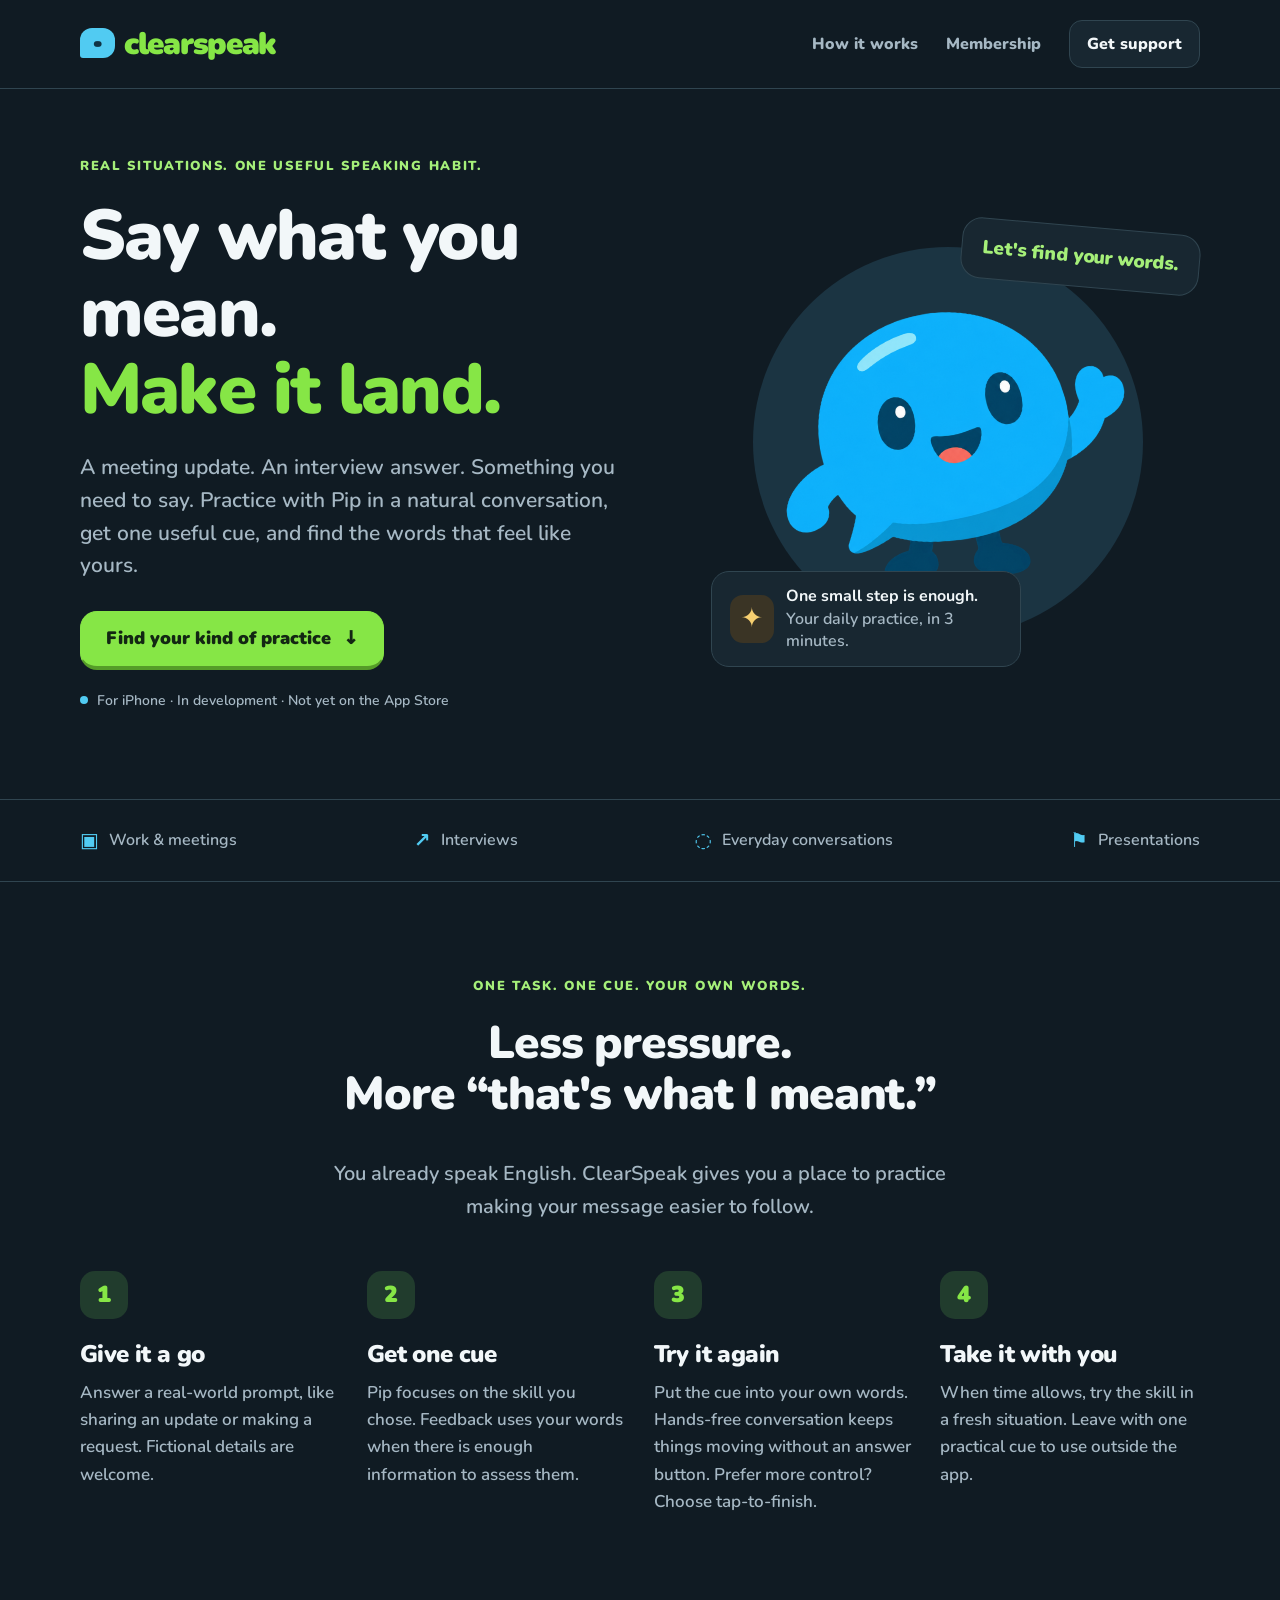
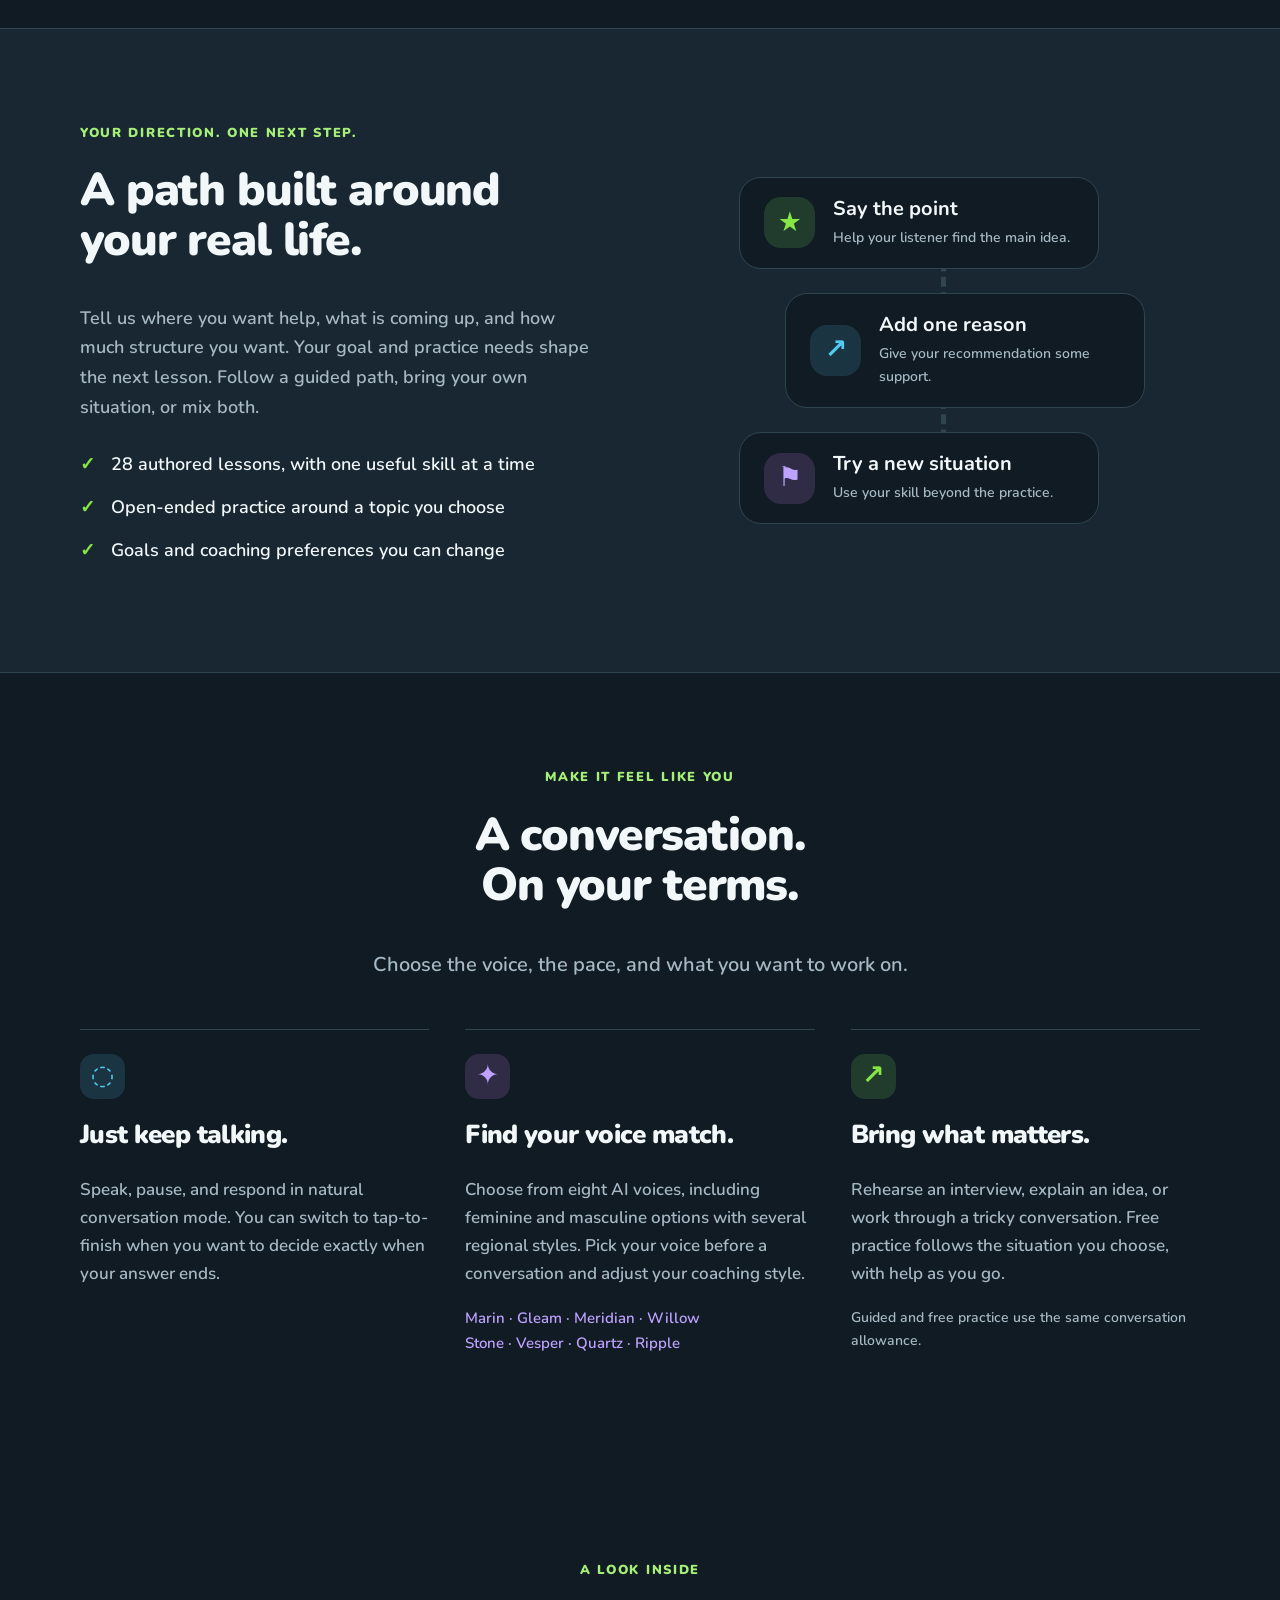
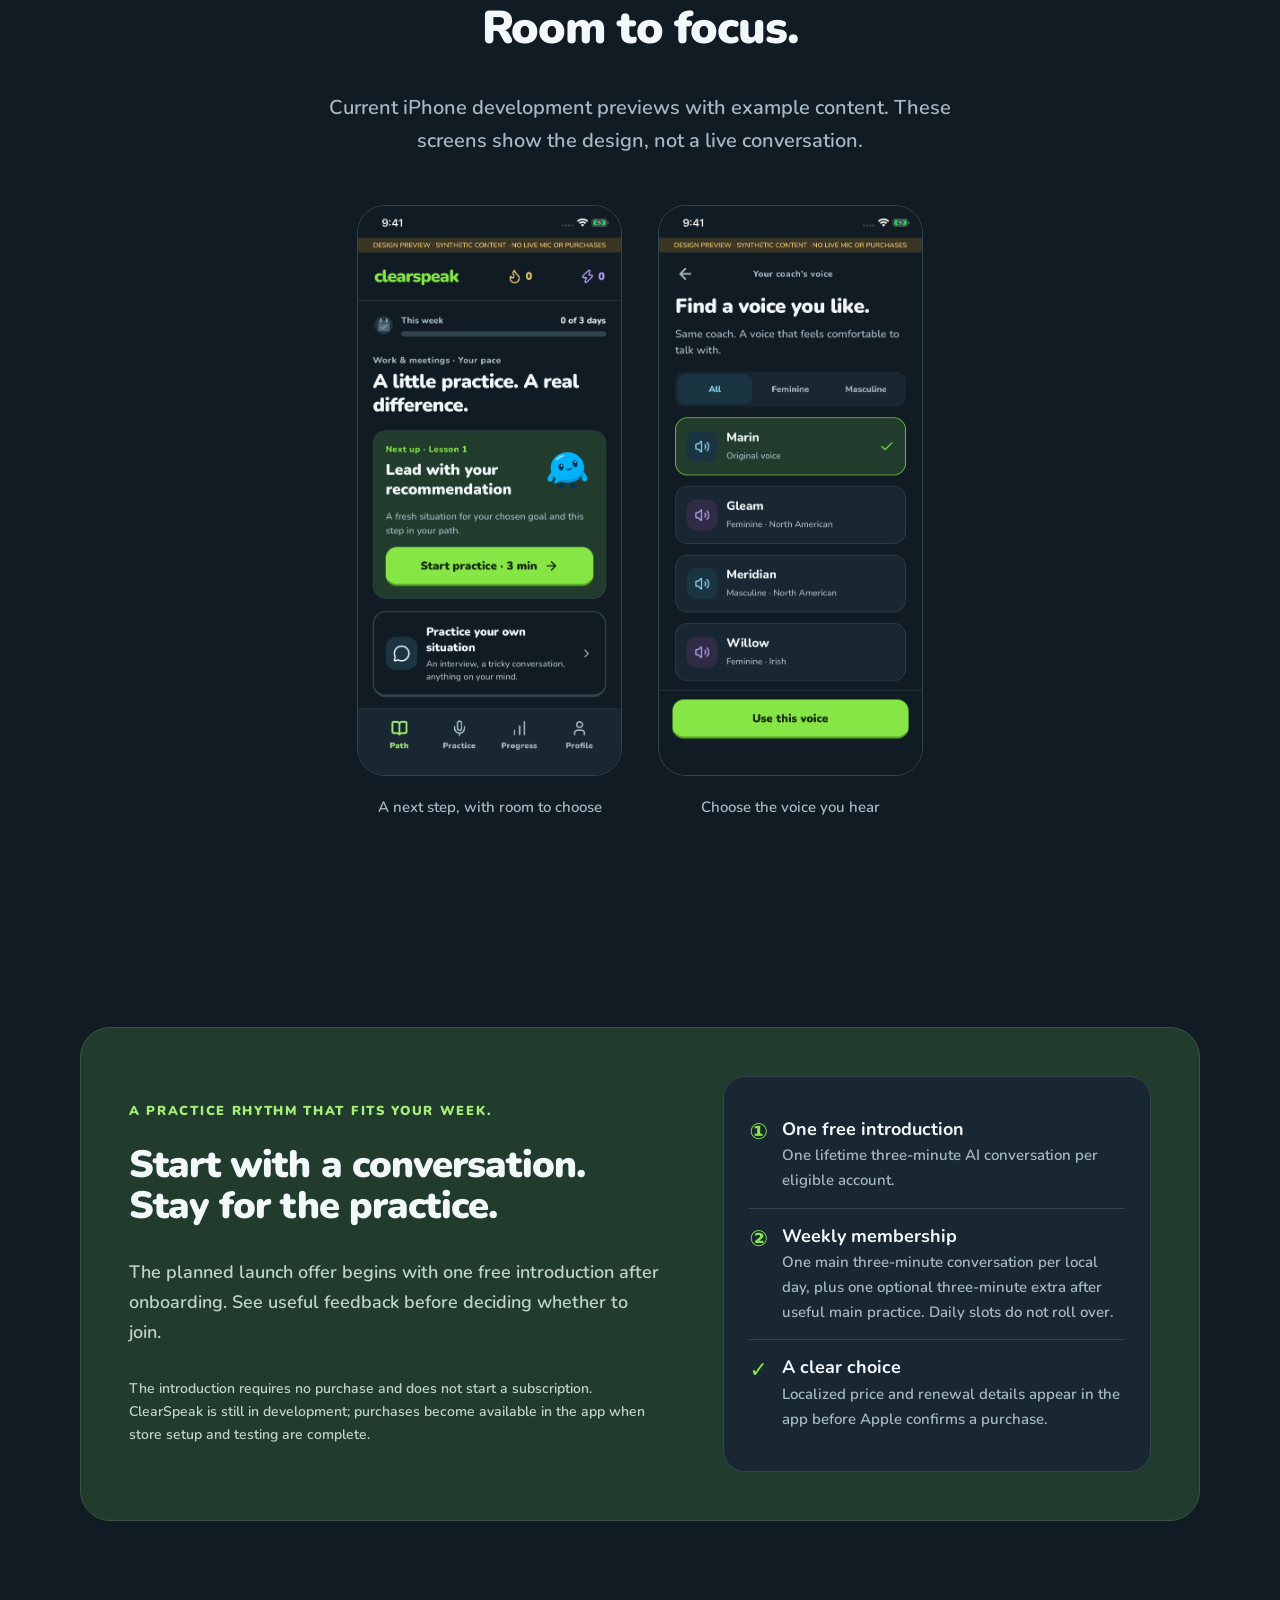
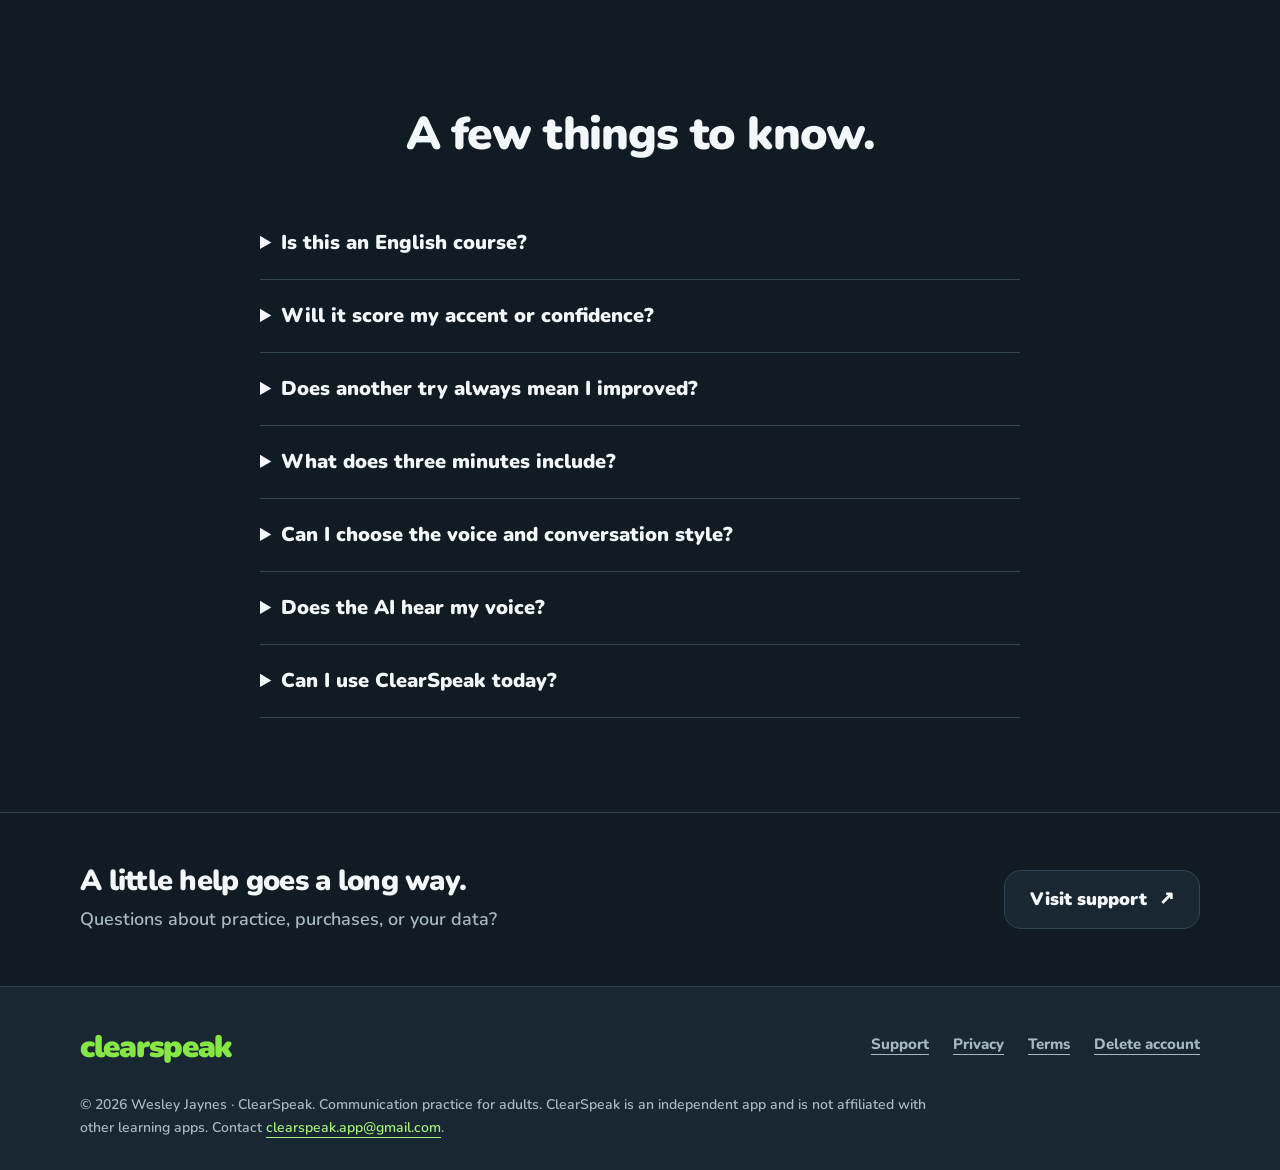
<file: index.html>
<!doctype html>
<html lang="en">
<head>
<meta charset="utf-8">
<meta name="viewport" content="width=device-width, initial-scale=1">
<meta name="theme-color" content="#101b23">
<title>ClearSpeak — Say what you mean. Make it land.</title>
<meta name="description" content="Practice your own situation or follow a guided path, with hands-free AI conversations and eight coach voices. ClearSpeak for iPhone is in development.">
<link rel="canonical" href="https://shinywesley.github.io/clearspeak/">
<link rel="icon" href="./assets/favicon.svg" type="image/svg+xml">
<link rel="preload" href="./assets/nunito.ttf" as="font" type="font/ttf" crossorigin>
<link rel="stylesheet" href="./styles.css">
</head>
<body>
<a class="skip" href="#main">Skip to content</a>
<header class="top">
<nav class="wrap nav" aria-label="Main">
<a class="brand" href="./">
<span class="brand-mark" aria-hidden="true">··</span>clearspeak</a>
<div class="navlinks">
<a href="./#how-it-works">How it works</a>
<a href="./#membership">Membership</a>
<a href="./support.html" class="nav-cta">Get support</a>
</div>
</nav>
</header>
<main id="main">
<div class="wrap">
<section class="hero">
<div>
<p class="eyebrow">Real situations. One useful speaking habit.</p>
<h1>Say what you mean.<br>
<em>Make it land.</em>
</h1>
<p class="lede">A meeting update. An interview answer. Something you need to say. Practice with Pip in a natural conversation, get one useful cue, and find the words that feel like yours.</p>
<div class="actions">
<a class="btn" href="#how-it-works">Find your kind of practice <span aria-hidden="true">↓</span>
</a>
</div>
<p class="availability">
<span class="dot" aria-hidden="true">
</span>For iPhone · In development · Not yet on the App Store</p>
</div>
<div class="hero-art">
<img src="./assets/pip.png" width="1024" height="1024" alt="Pip, a smiling cyan speech-bubble companion, waves hello.">
<div class="speech">Let's find your words.</div>
<div class="art-tag">
<span class="tag-symbol" aria-hidden="true">✦</span>
<span>
<strong>One small step is enough.</strong>
<br>Your daily practice, in 3 minutes.</span>
</div>
</div>
</section>
</div>
<section class="contexts" aria-label="Practice situations">
<div class="wrap context-row">
<span>
<b aria-hidden="true">▣</b> Work &amp; meetings</span>
<span>
<b aria-hidden="true">↗</b> Interviews</span>
<span>
<b aria-hidden="true">◌</b> Everyday conversations</span>
<span>
<b aria-hidden="true">⚑</b> Presentations</span>
</div>
</section>
<section class="wrap section" id="how-it-works">
<div class="section-intro center">
<p class="eyebrow">One task. One cue. Your own words.</p>
<h2>Less pressure.<br>More “that's what I meant.”</h2>
<p>You already speak English. ClearSpeak gives you a place to practice making your message easier to follow.</p>
</div>
<div class="steps">
<article class="step">
<div class="step-number">1</div>
<h3>Give it a go</h3>
<p>Answer a real-world prompt, like sharing an update or making a request. Fictional details are welcome.</p>
</article>
<article class="step">
<div class="step-number">2</div>
<h3>Get one cue</h3>
<p>Pip focuses on the skill you chose. Feedback uses your words when there is enough information to assess them.</p>
</article>
<article class="step">
<div class="step-number">3</div>
<h3>Try it again</h3>
<p>Put the cue into your own words. Hands-free conversation keeps things moving without an answer button. Prefer more control? Choose tap-to-finish.</p>
</article>
<article class="step">
<div class="step-number">4</div>
<h3>Take it with you</h3>
<p>When time allows, try the skill in a fresh situation. Leave with one practical cue to use outside the app.</p>
</article>
</div>
</section>
<section class="learning">
<div class="wrap section split">
<div>
<p class="eyebrow">Your direction. One next step.</p>
<h2>A path built around<br>your real life.</h2>
<p class="muted">Tell us where you want help, what is coming up, and how much structure you want. Your goal and practice needs shape the next lesson. Follow a guided path, bring your own situation, or mix both.</p>
<ul class="good-list">
<li>28 authored lessons, with one useful skill at a time</li>
<li>Open-ended practice around a topic you choose</li>
<li>Goals and coaching preferences you can change</li>
</ul>
</div>
<div class="path-diagram" aria-label="Examples of authored lessons">
<div class="mini-node">
<span class="node-icon" aria-hidden="true">★</span>
<div>
<strong>Say the point</strong>
<small>Help your listener find the main idea.</small>
</div>
</div>
<div class="mini-node">
<span class="node-icon" aria-hidden="true">↗</span>
<div>
<strong>Add one reason</strong>
<small>Give your recommendation some support.</small>
</div>
</div>
<div class="mini-node">
<span class="node-icon" aria-hidden="true">⚑</span>
<div>
<strong>Try a new situation</strong>
<small>Use your skill beyond the practice.</small>
</div>
</div>
</div>
</div>
</section>
<section class="wrap section practice-options" aria-labelledby="practice-options-title">
<div class="section-intro center">
<p class="eyebrow">Make it feel like you</p>
<h2 id="practice-options-title">A conversation.<br>On your terms.</h2>
<p>Choose the voice, the pace, and what you want to work on.</p>
</div>
<div class="feature-grid">
<article class="feature">
<span class="feature-icon" aria-hidden="true">◌</span>
<h3>Just keep talking.</h3>
<p>Speak, pause, and respond in natural conversation mode. You can switch to tap-to-finish when you want to decide exactly when your answer ends.</p>
</article>
<article class="feature">
<span class="feature-icon" aria-hidden="true">✦</span>
<h3>Find your voice match.</h3>
<p>Choose from eight AI voices, including feminine and masculine options with several regional styles. Pick your voice before a conversation and adjust your coaching style.</p>
<p class="voice-names">Marin · Gleam · Meridian · Willow<br>Stone · Vesper · Quartz · Ripple</p>
</article>
<article class="feature">
<span class="feature-icon" aria-hidden="true">↗</span>
<h3>Bring what matters.</h3>
<p>Rehearse an interview, explain an idea, or work through a tricky conversation. Free practice follows the situation you choose, with help as you go.</p>
<p class="feature-note">Guided and free practice use the same conversation allowance.</p>
</article>
</div>
</section>
<section class="wrap section screenshot-section" aria-labelledby="screens-title">
<div class="section-intro center">
<p class="eyebrow">A look inside</p>
<h2 id="screens-title">Room to focus.</h2>
<p>Current iPhone development previews with example content. These screens show the design, not a live conversation.</p>
</div>
<div class="screens-grid">
<figure class="screen">
<img src="./assets/app-path-v5.png" alt="Dark ClearSpeak path preview showing a guided lesson and practice-your-own-situation option" width="1170" height="2532" loading="lazy">
<figcaption>A next step, with room to choose</figcaption>
</figure>
<figure class="screen">
<img src="./assets/app-voices-v5.png" alt="Dark ClearSpeak voice selection preview with feminine and masculine voice filters" width="1170" height="2532" loading="lazy">
<figcaption>Choose the voice you hear</figcaption>
</figure>
</div>
</section>
<section class="wrap section" id="membership">
<div class="offer">
<div>
<p class="eyebrow">A practice rhythm that fits your week.</p>
<h2>Start with a conversation.<br>Stay for the practice.</h2>
<p>The planned launch offer begins with one free introduction after onboarding. See useful feedback before deciding whether to join.</p>
<p class="fineprint">The introduction requires no purchase and does not start a subscription. ClearSpeak is still in development; purchases become available in the app when store setup and testing are complete.</p>
</div>
<div class="offer-list">
<div class="offer-line">
<b aria-hidden="true">①</b>
<div>
<strong>One free introduction</strong>
<span>One lifetime three-minute AI conversation per eligible account.</span>
</div>
</div>
<div class="offer-line">
<b aria-hidden="true">②</b>
<div>
<strong>Weekly membership</strong>
<span>One main three-minute conversation per local day, plus one optional three-minute extra after useful main practice. Daily slots do not roll over.</span>
</div>
</div>
<div class="offer-line">
<b aria-hidden="true">✓</b>
<div>
<strong>A clear choice</strong>
<span>Localized price and renewal details appear in the app before Apple confirms a purchase.</span>
</div>
</div>
</div>
</div>
</section>
<section class="wrap section">
<div class="section-intro center">
<h2>A few things to know.</h2>
</div>
<div class="faq">
<details>
<summary>Is this an English course?</summary>
<p>ClearSpeak is for adults who can already hold conversations in English and want to express their ideas more clearly. It is not a complete beginner language course.</p>
</details>
<details>
<summary>Will it score my accent or confidence?</summary>
<p>No. The launch experience focuses on your message and the day's communication skill. It does not give accent, intelligence, personality, or confidence scores.</p>
</details>
<details>
<summary>Does another try always mean I improved?</summary>
<p>No. A second try is a chance to practice. Feedback distinguishes a supported change, a skill you kept using, and something the attempt did not yet show. XP and weekly goals recognize practice; they do not measure speaking ability.</p>
</details>
<details>
<summary>What does three minutes include?</summary>
<p>The active conversation includes both speakers and ordinary thinking pauses. Connection setup and feedback preparation happen outside that window. You can end early.</p>
</details>
<details>
<summary>Can I choose the voice and conversation style?</summary>
<p>Yes. Choose among eight AI voices in your coaching preferences before starting a conversation. Natural conversation is hands-free; tap-to-finish is available if you prefer to control when each answer ends. Guided, mixed and free practice let you choose how much structure you want.</p>
</details>
<details>
<summary>Does the AI hear my voice?</summary>
<p>Yes, when you explicitly consent and start a live lesson, your microphone audio is sent to OpenAI for real-time processing. Your account, learning preferences, transcripts and feedback also use online services. Read the <a href="./privacy.html">privacy policy</a> for details.</p>
</details>
<details>
<summary>Can I use ClearSpeak today?</summary>
<p>The iPhone app is in development and has not been publicly released. This site provides product information, support and disclosures for the upcoming version. We will update availability when a release is confirmed.</p>
</details>
</div>
</section>
</main>
<section class="support-banner">
<div class="wrap support-inner">
<div>
<h2>A little help goes a long way.</h2>
<p>Questions about practice, purchases, or your data?</p>
</div>
<a class="btn secondary" href="./support.html">Visit support <span aria-hidden="true">↗</span>
</a>
</div>
</section>
<footer>
<div class="wrap">
<div class="footer-main">
<a class="brand" href="./">clearspeak</a>
<nav class="footer-links" aria-label="Footer">
<a href="./support.html">Support</a>
<a href="./privacy.html">Privacy</a>
<a href="./terms.html">Terms</a>
<a href="./delete-account.html">Delete account</a>
</nav>
</div>
<p class="fineprint">© 2026 Wesley Jaynes · ClearSpeak. Communication practice for adults. ClearSpeak is an independent app and is not affiliated with other learning apps. Contact <a href="mailto:clearspeak.app@gmail.com">clearspeak.app@gmail.com</a>.</p>
</div>
</footer>
</body>
</html>
</file>
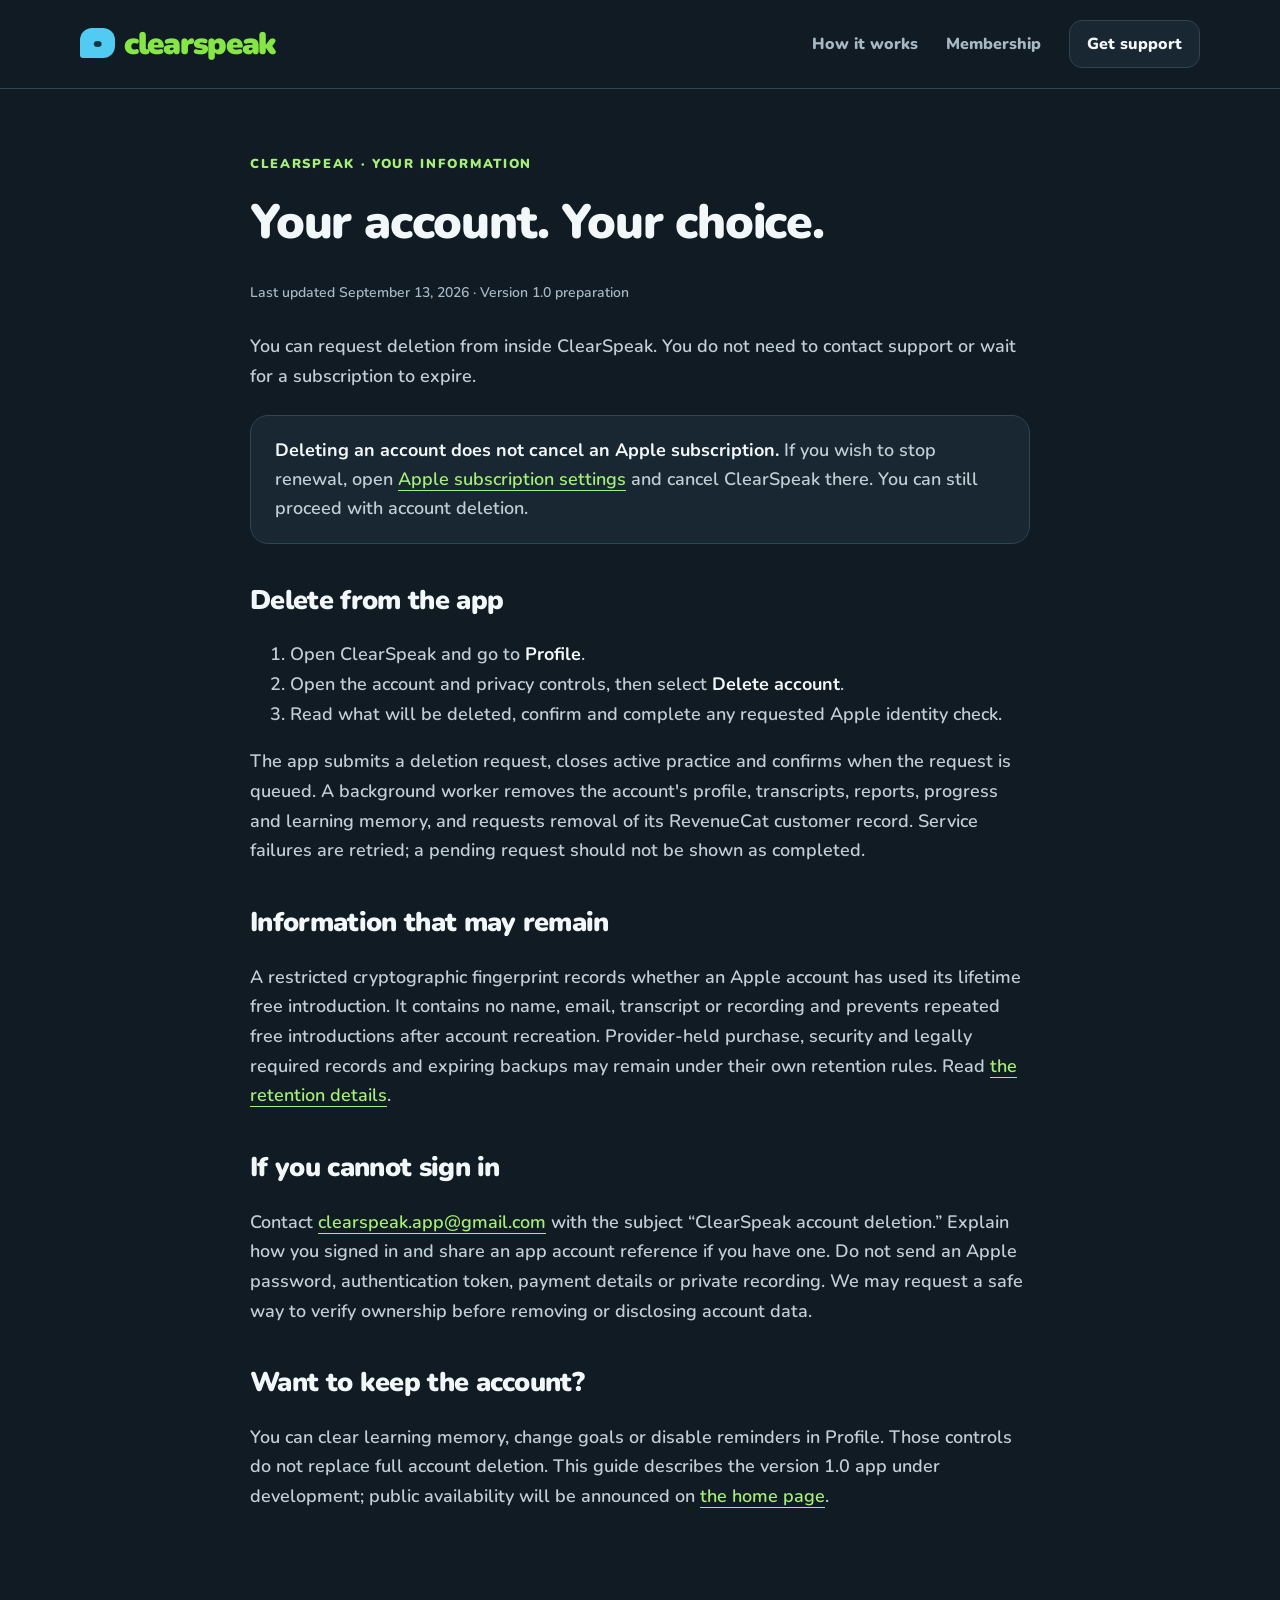
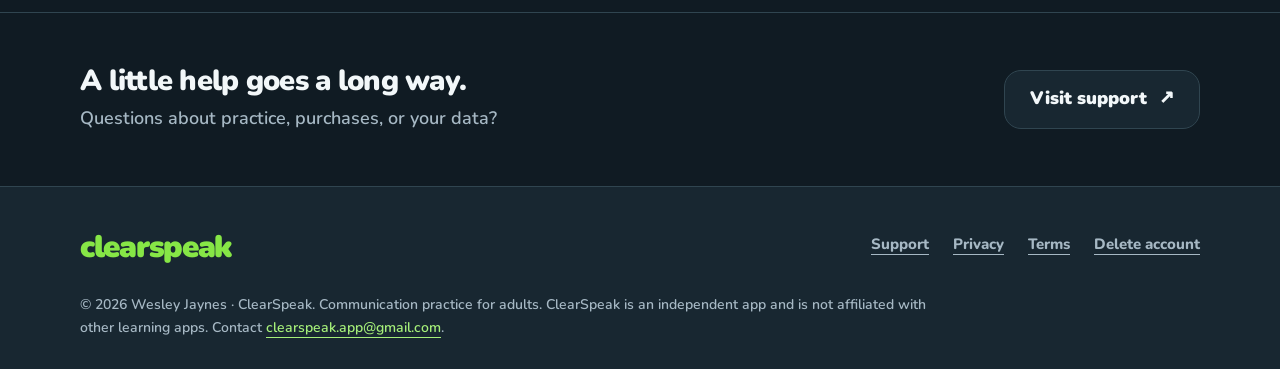
<file: delete-account.html>
<!doctype html>
<html lang="en">
<head>
<meta charset="utf-8">
<meta name="viewport" content="width=device-width, initial-scale=1">
<meta name="theme-color" content="#101b23">
<title>Delete your ClearSpeak account</title>
<meta name="description" content="How to initiate account deletion and manage your Apple subscription.">
<link rel="canonical" href="https://shinywesley.github.io/clearspeak/delete-account.html">
<link rel="icon" href="./assets/favicon.svg" type="image/svg+xml">
<link rel="preload" href="./assets/nunito.ttf" as="font" type="font/ttf" crossorigin>
<link rel="stylesheet" href="./styles.css">
</head>
<body>
<a class="skip" href="#main">Skip to content</a>
<header class="top">
<nav class="wrap nav" aria-label="Main">
<a class="brand" href="./">
<span class="brand-mark" aria-hidden="true">··</span>clearspeak</a>
<div class="navlinks">
<a href="./#how-it-works">How it works</a>
<a href="./#membership">Membership</a>
<a href="./support.html" class="nav-cta">Get support</a>
</div>
</nav>
</header>
<main id="main" class="wrap legal">
<p class="eyebrow">ClearSpeak · Your information</p>
<h1>Your account. Your choice.</h1>
<p class="stamp">Last updated September 13, 2026 · Version 1.0 preparation</p>
<p>You can request deletion from inside ClearSpeak. You do not need to contact support or wait for a subscription to expire.</p>
<div class="notice">
<p>
<strong>Deleting an account does not cancel an Apple subscription.</strong> If you wish to stop renewal, open <a href="https://apps.apple.com/account/subscriptions">Apple subscription settings</a> and cancel ClearSpeak there. You can still proceed with account deletion.</p>
</div>
<h2>Delete from the app</h2>
<ol>
<li>Open ClearSpeak and go to <strong>Profile</strong>.</li>
<li>Open the account and privacy controls, then select <strong>Delete account</strong>.</li>
<li>Read what will be deleted, confirm and complete any requested Apple identity check.</li>
</ol>
<p>The app submits a deletion request, closes active practice and confirms when the request is queued. A background worker removes the account's profile, transcripts, reports, progress and learning memory, and requests removal of its RevenueCat customer record. Service failures are retried; a pending request should not be shown as completed.</p>
<h2>Information that may remain</h2>
<p>A restricted cryptographic fingerprint records whether an Apple account has used its lifetime free introduction. It contains no name, email, transcript or recording and prevents repeated free introductions after account recreation. Provider-held purchase, security and legally required records and expiring backups may remain under their own retention rules. Read <a href="./privacy.html#retention">the retention details</a>.</p>
<h2>If you cannot sign in</h2>
<p>Contact <a href="mailto:clearspeak.app@gmail.com">clearspeak.app@gmail.com</a> with the subject “ClearSpeak account deletion.” Explain how you signed in and share an app account reference if you have one. Do not send an Apple password, authentication token, payment details or private recording. We may request a safe way to verify ownership before removing or disclosing account data.</p>
<h2>Want to keep the account?</h2>
<p>You can clear learning memory, change goals or disable reminders in Profile. Those controls do not replace full account deletion. This guide describes the version 1.0 app under development; public availability will be announced on <a href="./">the home page</a>.</p>
</main>
<section class="support-banner">
<div class="wrap support-inner">
<div>
<h2>A little help goes a long way.</h2>
<p>Questions about practice, purchases, or your data?</p>
</div>
<a class="btn secondary" href="./support.html">Visit support <span aria-hidden="true">↗</span>
</a>
</div>
</section>
<footer>
<div class="wrap">
<div class="footer-main">
<a class="brand" href="./">clearspeak</a>
<nav class="footer-links" aria-label="Footer">
<a href="./support.html">Support</a>
<a href="./privacy.html">Privacy</a>
<a href="./terms.html">Terms</a>
<a href="./delete-account.html">Delete account</a>
</nav>
</div>
<p class="fineprint">© 2026 Wesley Jaynes · ClearSpeak. Communication practice for adults. ClearSpeak is an independent app and is not affiliated with other learning apps. Contact <a href="mailto:clearspeak.app@gmail.com">clearspeak.app@gmail.com</a>.</p>
</div>
</footer>
</body>
</html>
</file>
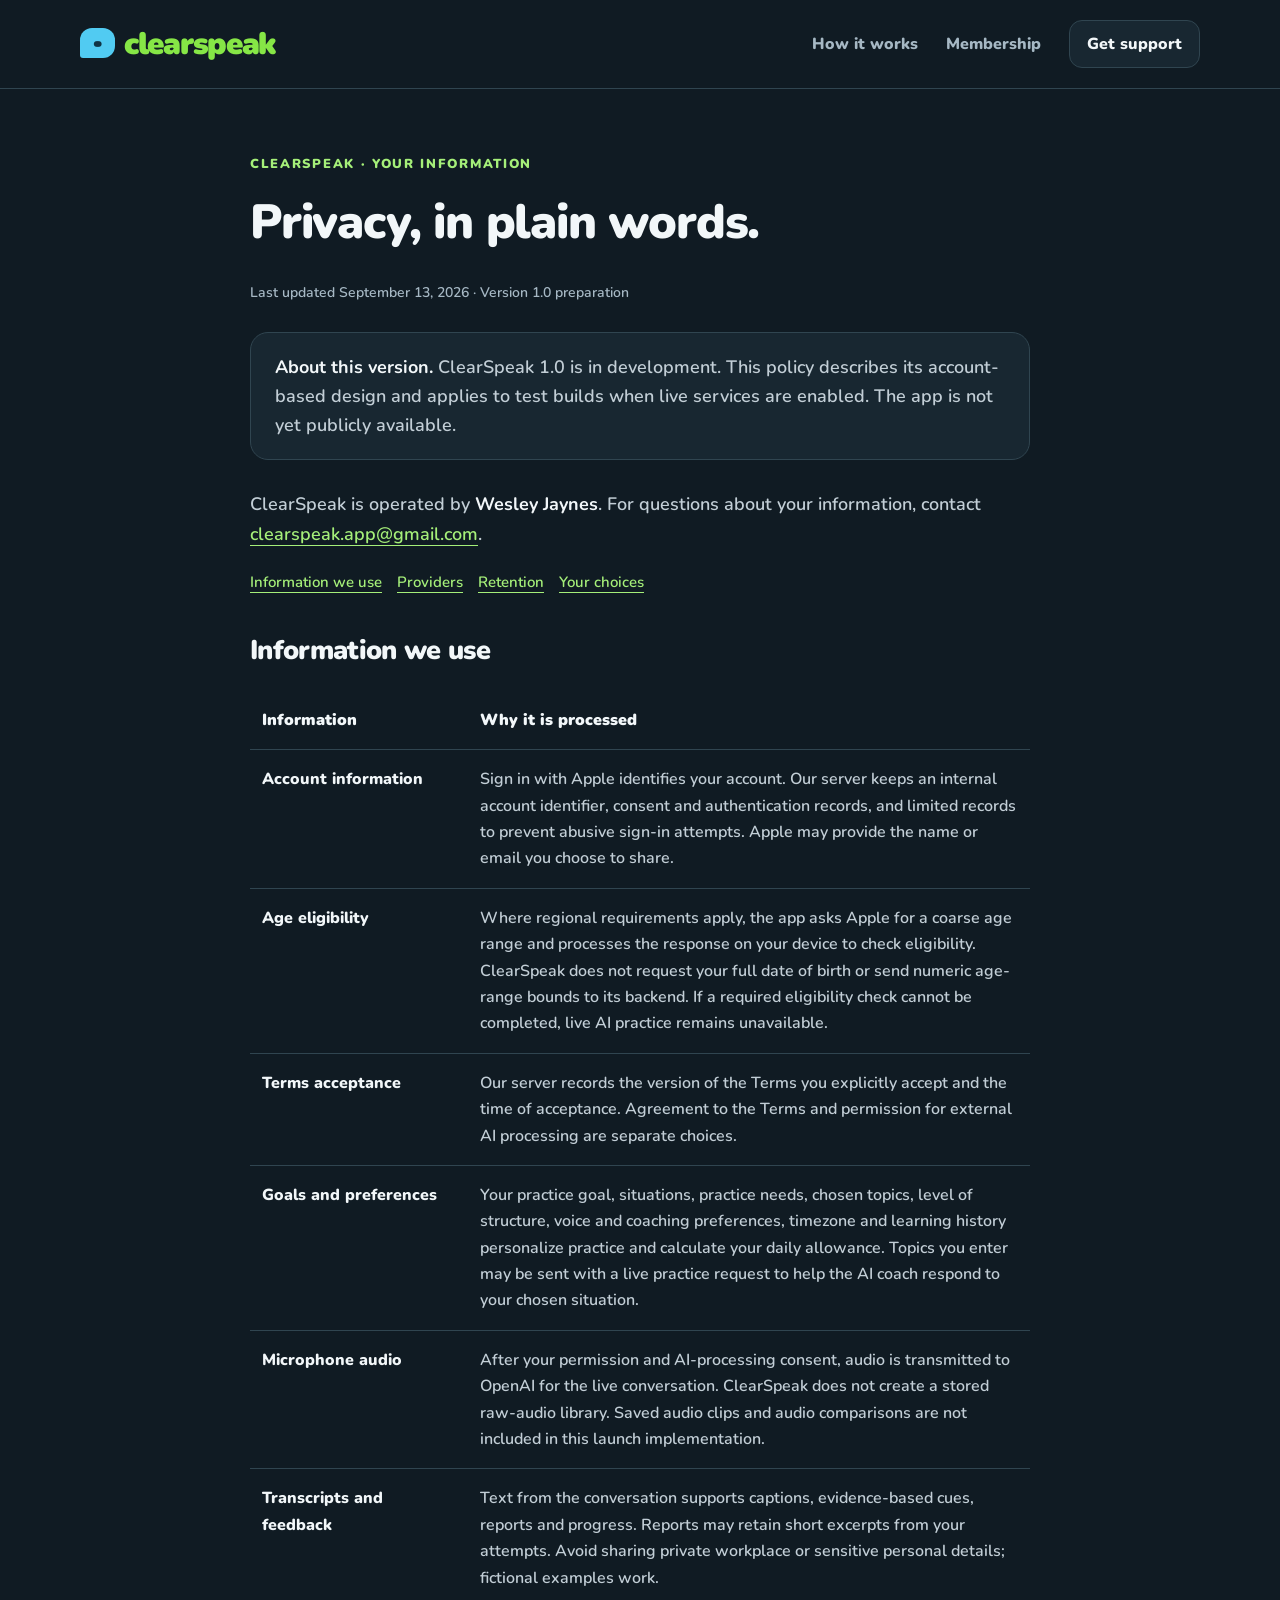
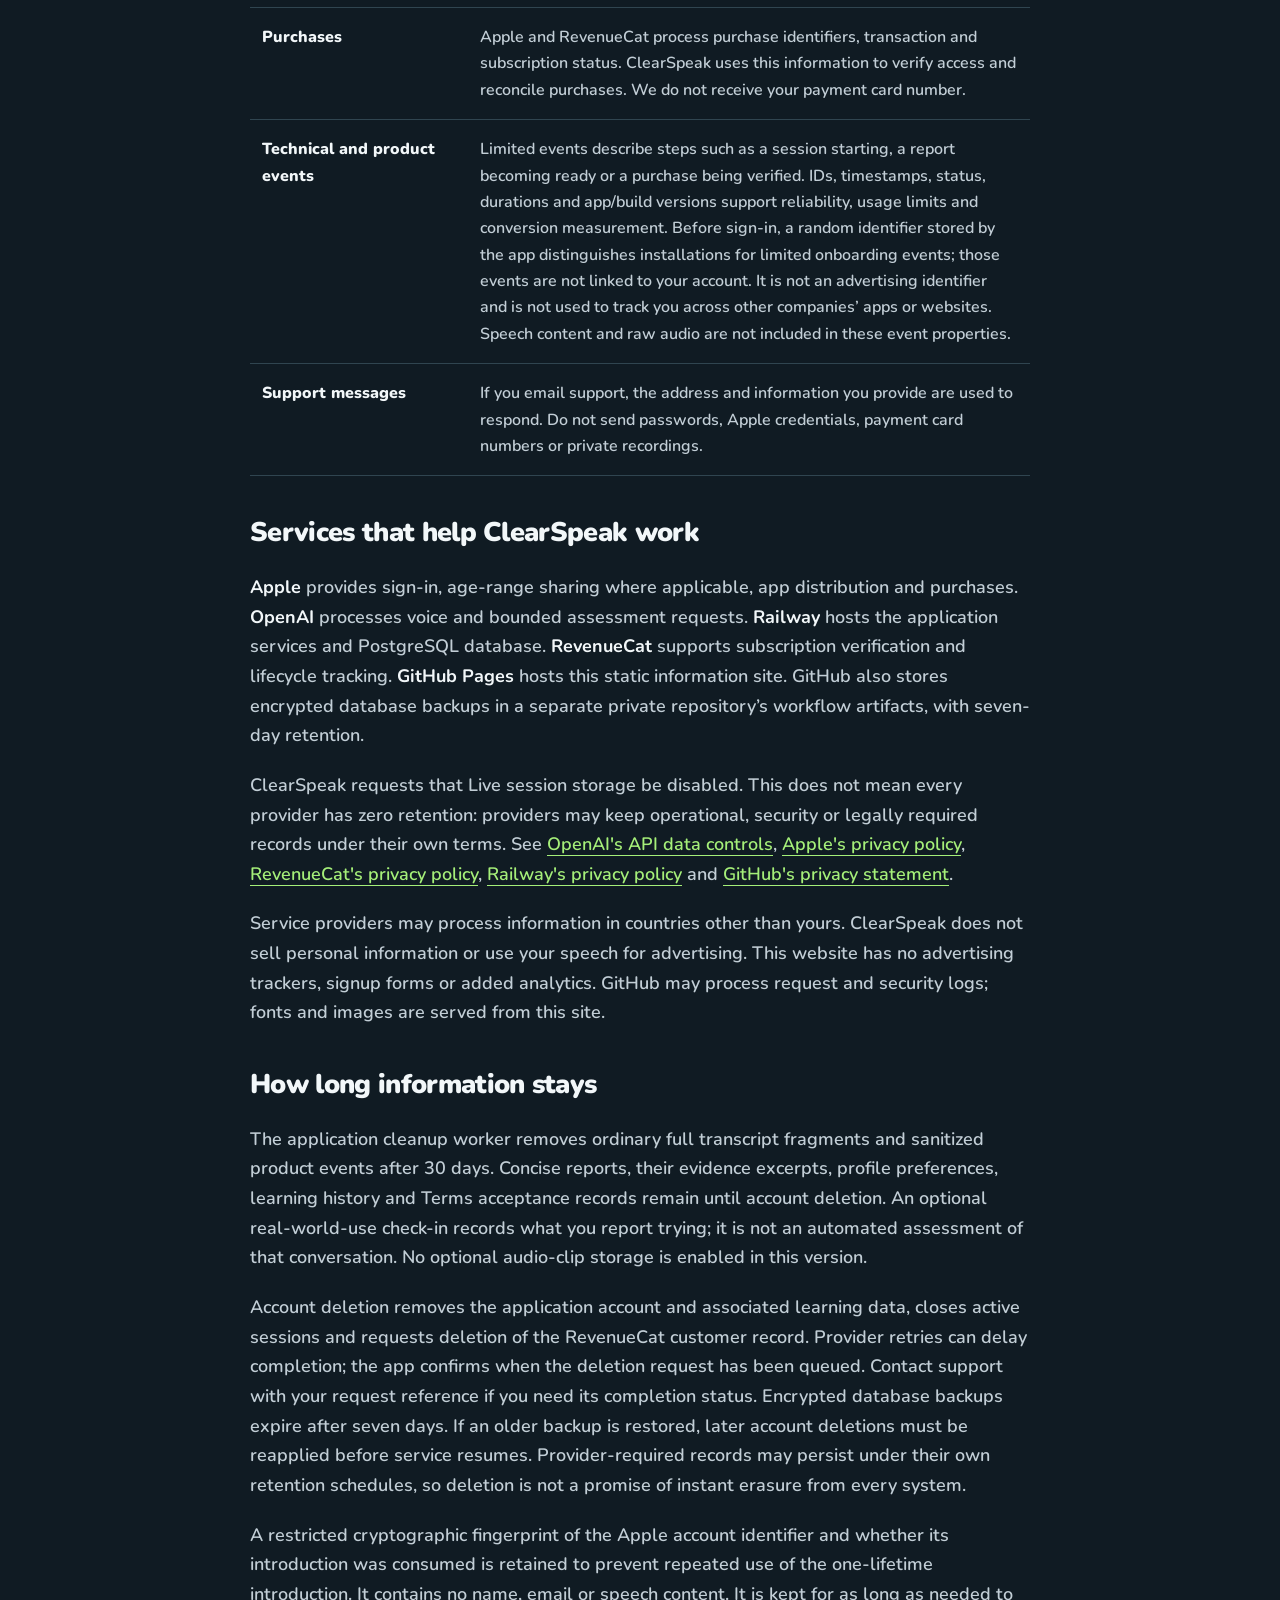
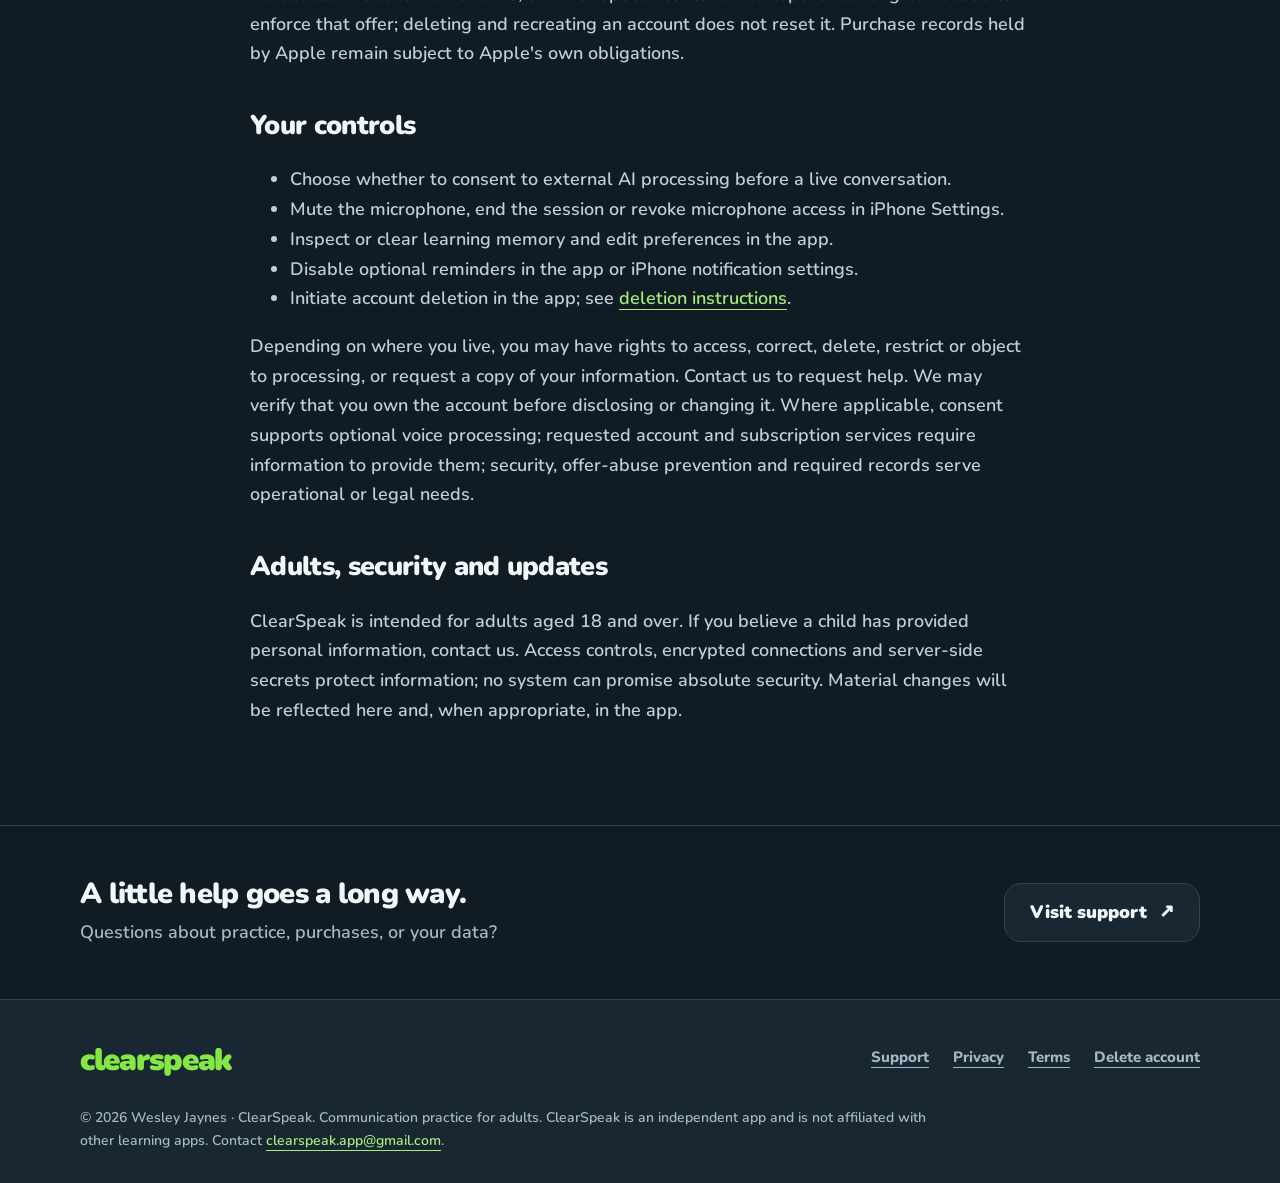
<file: privacy.html>
<!doctype html>
<html lang="en">
<head>
<meta charset="utf-8">
<meta name="viewport" content="width=device-width, initial-scale=1">
<meta name="theme-color" content="#101b23">
<title>ClearSpeak Privacy Policy</title>
<meta name="description" content="How ClearSpeak processes account, voice, learning and purchase information.">
<link rel="canonical" href="https://shinywesley.github.io/clearspeak/privacy.html">
<link rel="icon" href="./assets/favicon.svg" type="image/svg+xml">
<link rel="preload" href="./assets/nunito.ttf" as="font" type="font/ttf" crossorigin>
<link rel="stylesheet" href="./styles.css">
</head>
<body>
<a class="skip" href="#main">Skip to content</a>
<header class="top">
<nav class="wrap nav" aria-label="Main">
<a class="brand" href="./">
<span class="brand-mark" aria-hidden="true">··</span>clearspeak</a>
<div class="navlinks">
<a href="./#how-it-works">How it works</a>
<a href="./#membership">Membership</a>
<a href="./support.html" class="nav-cta">Get support</a>
</div>
</nav>
</header>
<main id="main" class="wrap legal">
<p class="eyebrow">ClearSpeak · Your information</p>
<h1>Privacy, in plain words.</h1>
<p class="stamp">Last updated September 13, 2026 · Version 1.0 preparation</p>
<div class="notice">
<p>
<strong>About this version.</strong> ClearSpeak 1.0 is in development. This policy describes its account-based design and applies to test builds when live services are enabled. The app is not yet publicly available.</p>
</div>
<p>ClearSpeak is operated by <strong>Wesley Jaynes</strong>. For questions about your information, contact <a href="mailto:clearspeak.app@gmail.com">clearspeak.app@gmail.com</a>.</p>
<nav class="jump" aria-label="On this page">
<a href="#data">Information we use</a>
<a href="#providers">Providers</a>
<a href="#retention">Retention</a>
<a href="#choices">Your choices</a>
</nav>
<h2 id="data">Information we use</h2>
<table>
<thead>
<tr>
<th>Information</th>
<th>Why it is processed</th>
</tr>
</thead>
<tbody>
<tr>
<td>Account information</td>
<td>Sign in with Apple identifies your account. Our server keeps an internal account identifier, consent and authentication records, and limited records to prevent abusive sign-in attempts. Apple may provide the name or email you choose to share.</td>
</tr>
<tr>
<td>Age eligibility</td>
<td>Where regional requirements apply, the app asks Apple for a coarse age range and processes the response on your device to check eligibility. ClearSpeak does not request your full date of birth or send numeric age-range bounds to its backend. If a required eligibility check cannot be completed, live AI practice remains unavailable.</td>
</tr>
<tr>
<td>Terms acceptance</td>
<td>Our server records the version of the Terms you explicitly accept and the time of acceptance. Agreement to the Terms and permission for external AI processing are separate choices.</td>
</tr>
<tr>
<td>Goals and preferences</td>
<td>Your practice goal, situations, practice needs, chosen topics, level of structure, voice and coaching preferences, timezone and learning history personalize practice and calculate your daily allowance. Topics you enter may be sent with a live practice request to help the AI coach respond to your chosen situation.</td>
</tr>
<tr>
<td>Microphone audio</td>
<td>After your permission and AI-processing consent, audio is transmitted to OpenAI for the live conversation. ClearSpeak does not create a stored raw-audio library. Saved audio clips and audio comparisons are not included in this launch implementation.</td>
</tr>
<tr>
<td>Transcripts and feedback</td>
<td>Text from the conversation supports captions, evidence-based cues, reports and progress. Reports may retain short excerpts from your attempts. Avoid sharing private workplace or sensitive personal details; fictional examples work.</td>
</tr>
<tr>
<td>Purchases</td>
<td>Apple and RevenueCat process purchase identifiers, transaction and subscription status. ClearSpeak uses this information to verify access and reconcile purchases. We do not receive your payment card number.</td>
</tr>
<tr>
<td>Technical and product events</td>
<td>Limited events describe steps such as a session starting, a report becoming ready or a purchase being verified. IDs, timestamps, status, durations and app/build versions support reliability, usage limits and conversion measurement. Before sign-in, a random identifier stored by the app distinguishes installations for limited onboarding events; those events are not linked to your account. It is not an advertising identifier and is not used to track you across other companies’ apps or websites. Speech content and raw audio are not included in these event properties.</td>
</tr>
<tr>
<td>Support messages</td>
<td>If you email support, the address and information you provide are used to respond. Do not send passwords, Apple credentials, payment card numbers or private recordings.</td>
</tr>
</tbody>
</table>
<h2 id="providers">Services that help ClearSpeak work</h2>
<p>
<strong>Apple</strong> provides sign-in, age-range sharing where applicable, app distribution and purchases. <strong>OpenAI</strong> processes voice and bounded assessment requests. <strong>Railway</strong> hosts the application services and PostgreSQL database. <strong>RevenueCat</strong> supports subscription verification and lifecycle tracking. <strong>GitHub Pages</strong> hosts this static information site. GitHub also stores encrypted database backups in a separate private repository’s workflow artifacts, with seven-day retention.</p>
<p>ClearSpeak requests that Live session storage be disabled. This does not mean every provider has zero retention: providers may keep operational, security or legally required records under their own terms. See <a href="https://platform.openai.com/docs/guides/your-data">OpenAI's API data controls</a>, <a href="https://www.apple.com/legal/privacy/">Apple's privacy policy</a>, <a href="https://www.revenuecat.com/privacy/">RevenueCat's privacy policy</a>, <a href="https://railway.com/legal/privacy">Railway's privacy policy</a> and <a href="https://docs.github.com/en/site-policy/privacy-policies/github-general-privacy-statement">GitHub's privacy statement</a>.</p>
<p>Service providers may process information in countries other than yours. ClearSpeak does not sell personal information or use your speech for advertising. This website has no advertising trackers, signup forms or added analytics. GitHub may process request and security logs; fonts and images are served from this site.</p>
<h2 id="retention">How long information stays</h2>
<p>The application cleanup worker removes ordinary full transcript fragments and sanitized product events after 30 days. Concise reports, their evidence excerpts, profile preferences, learning history and Terms acceptance records remain until account deletion. An optional real-world-use check-in records what you report trying; it is not an automated assessment of that conversation. No optional audio-clip storage is enabled in this version.</p>
<p>Account deletion removes the application account and associated learning data, closes active sessions and requests deletion of the RevenueCat customer record. Provider retries can delay completion; the app confirms when the deletion request has been queued. Contact support with your request reference if you need its completion status. Encrypted database backups expire after seven days. If an older backup is restored, later account deletions must be reapplied before service resumes. Provider-required records may persist under their own retention schedules, so deletion is not a promise of instant erasure from every system.</p>
<p>A restricted cryptographic fingerprint of the Apple account identifier and whether its introduction was consumed is retained to prevent repeated use of the one-lifetime introduction. It contains no name, email or speech content. It is kept for as long as needed to enforce that offer; deleting and recreating an account does not reset it. Purchase records held by Apple remain subject to Apple's own obligations.</p>
<h2 id="choices">Your controls</h2>
<ul>
<li>Choose whether to consent to external AI processing before a live conversation.</li>
<li>Mute the microphone, end the session or revoke microphone access in iPhone Settings.</li>
<li>Inspect or clear learning memory and edit preferences in the app.</li>
<li>Disable optional reminders in the app or iPhone notification settings.</li>
<li>Initiate account deletion in the app; see <a href="./delete-account.html">deletion instructions</a>.</li>
</ul>
<p>Depending on where you live, you may have rights to access, correct, delete, restrict or object to processing, or request a copy of your information. Contact us to request help. We may verify that you own the account before disclosing or changing it. Where applicable, consent supports optional voice processing; requested account and subscription services require information to provide them; security, offer-abuse prevention and required records serve operational or legal needs.</p>
<h2>Adults, security and updates</h2>
<p>ClearSpeak is intended for adults aged 18 and over. If you believe a child has provided personal information, contact us. Access controls, encrypted connections and server-side secrets protect information; no system can promise absolute security. Material changes will be reflected here and, when appropriate, in the app.</p>
</main>
<section class="support-banner">
<div class="wrap support-inner">
<div>
<h2>A little help goes a long way.</h2>
<p>Questions about practice, purchases, or your data?</p>
</div>
<a class="btn secondary" href="./support.html">Visit support <span aria-hidden="true">↗</span>
</a>
</div>
</section>
<footer>
<div class="wrap">
<div class="footer-main">
<a class="brand" href="./">clearspeak</a>
<nav class="footer-links" aria-label="Footer">
<a href="./support.html">Support</a>
<a href="./privacy.html">Privacy</a>
<a href="./terms.html">Terms</a>
<a href="./delete-account.html">Delete account</a>
</nav>
</div>
<p class="fineprint">© 2026 Wesley Jaynes · ClearSpeak. Communication practice for adults. ClearSpeak is an independent app and is not affiliated with other learning apps. Contact <a href="mailto:clearspeak.app@gmail.com">clearspeak.app@gmail.com</a>.</p>
</div>
</footer>
</body>
</html>
</file>
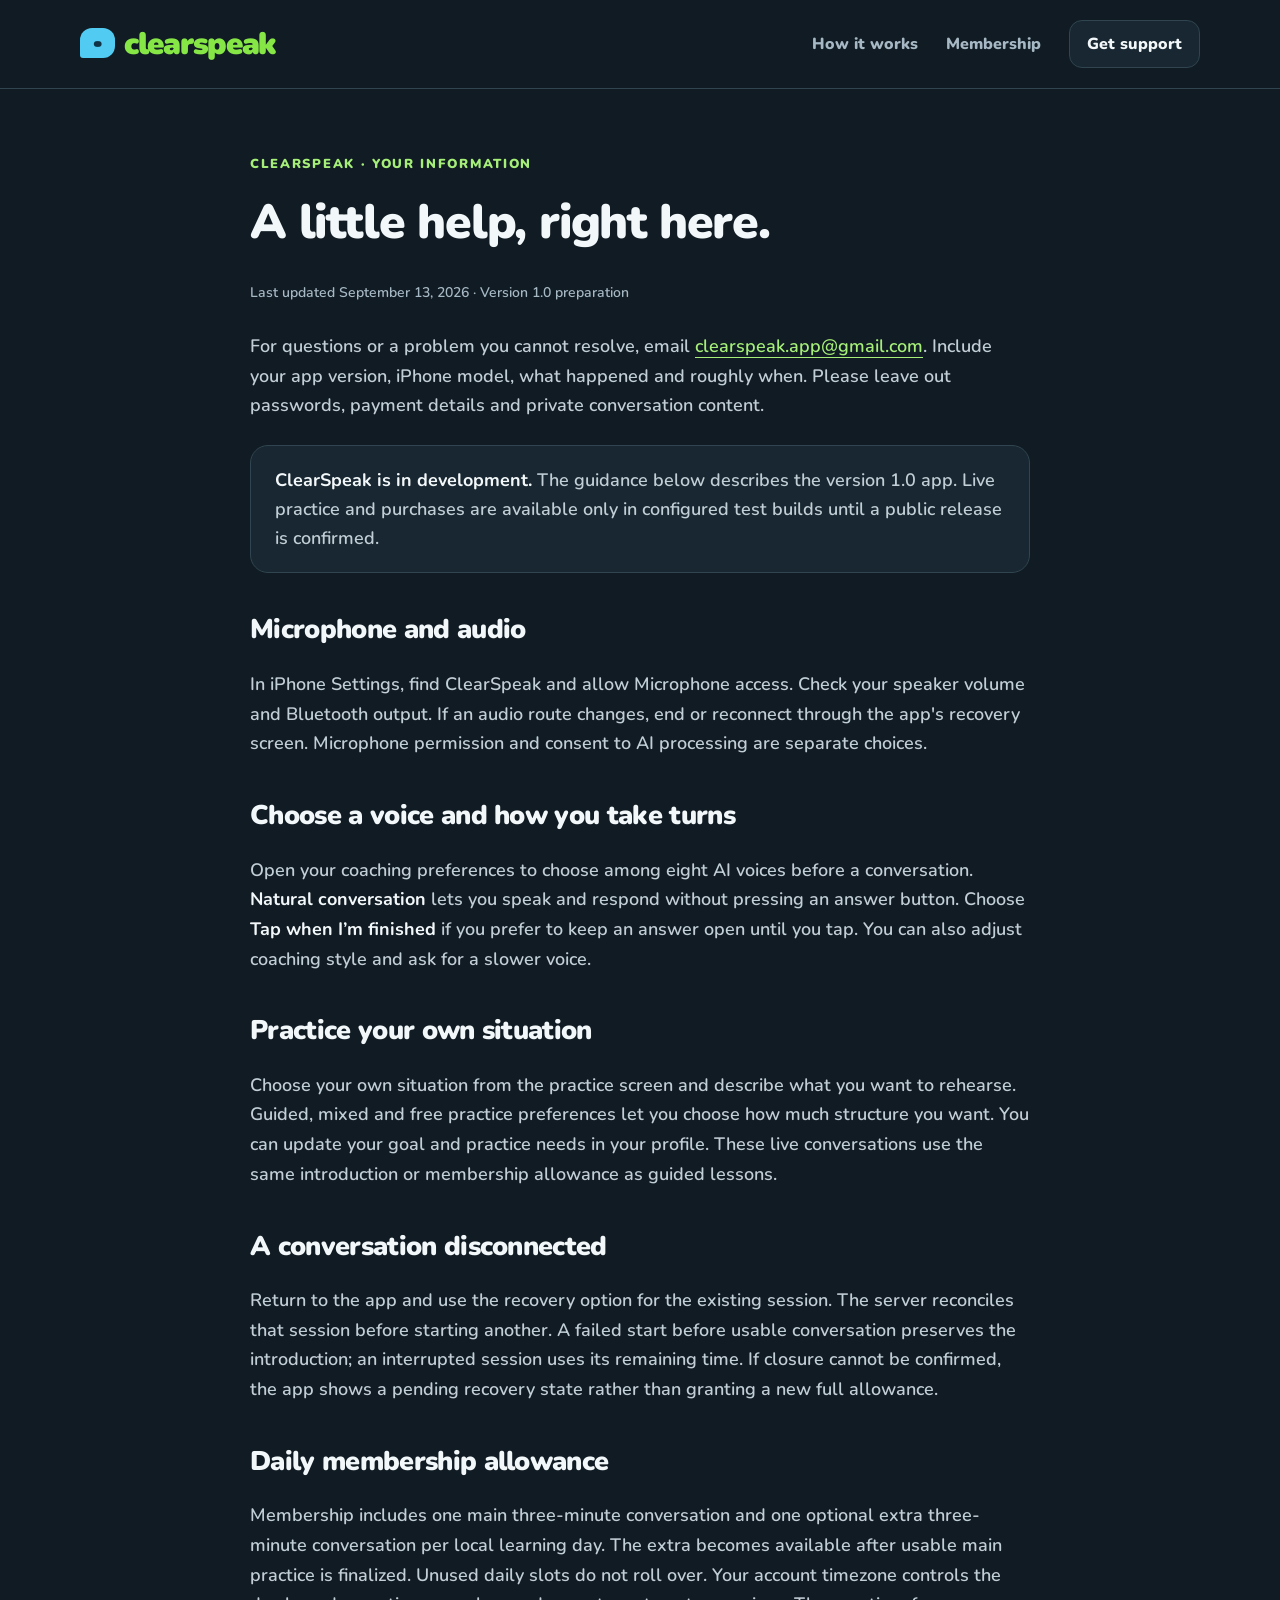
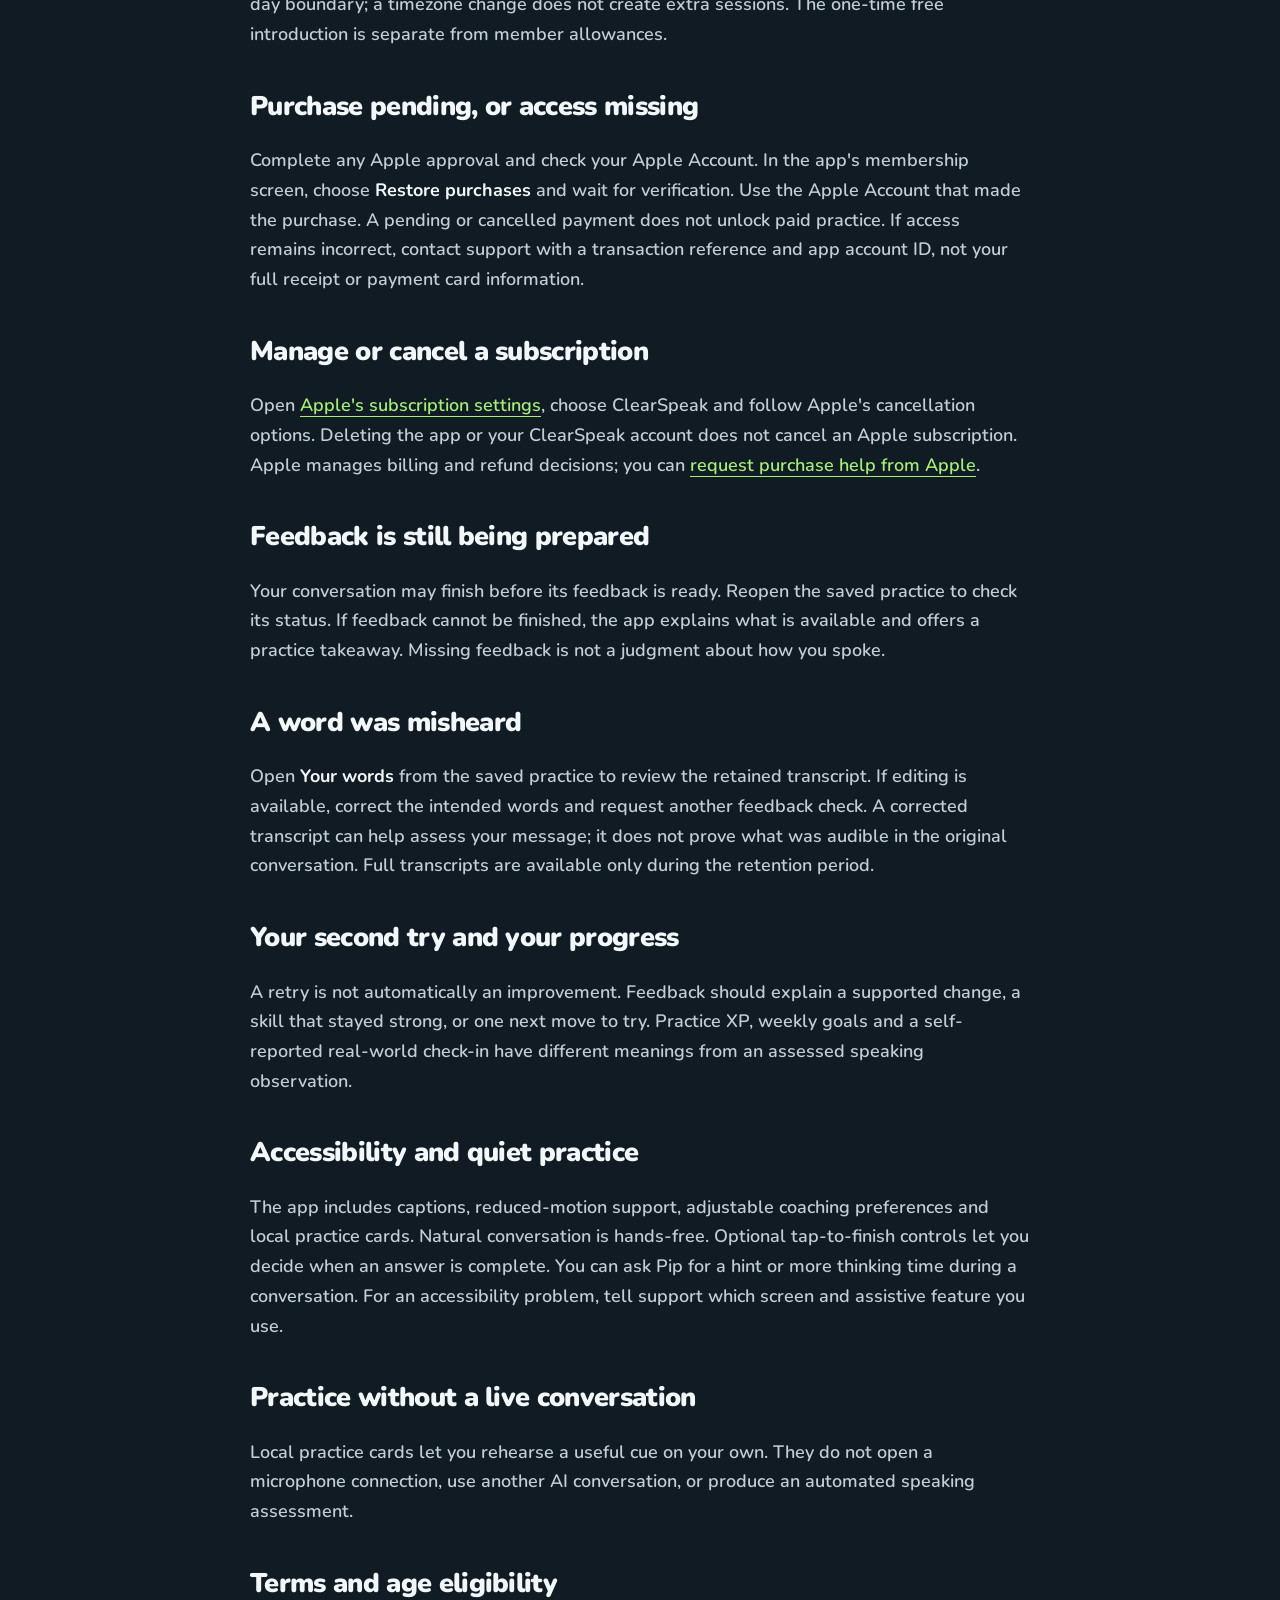
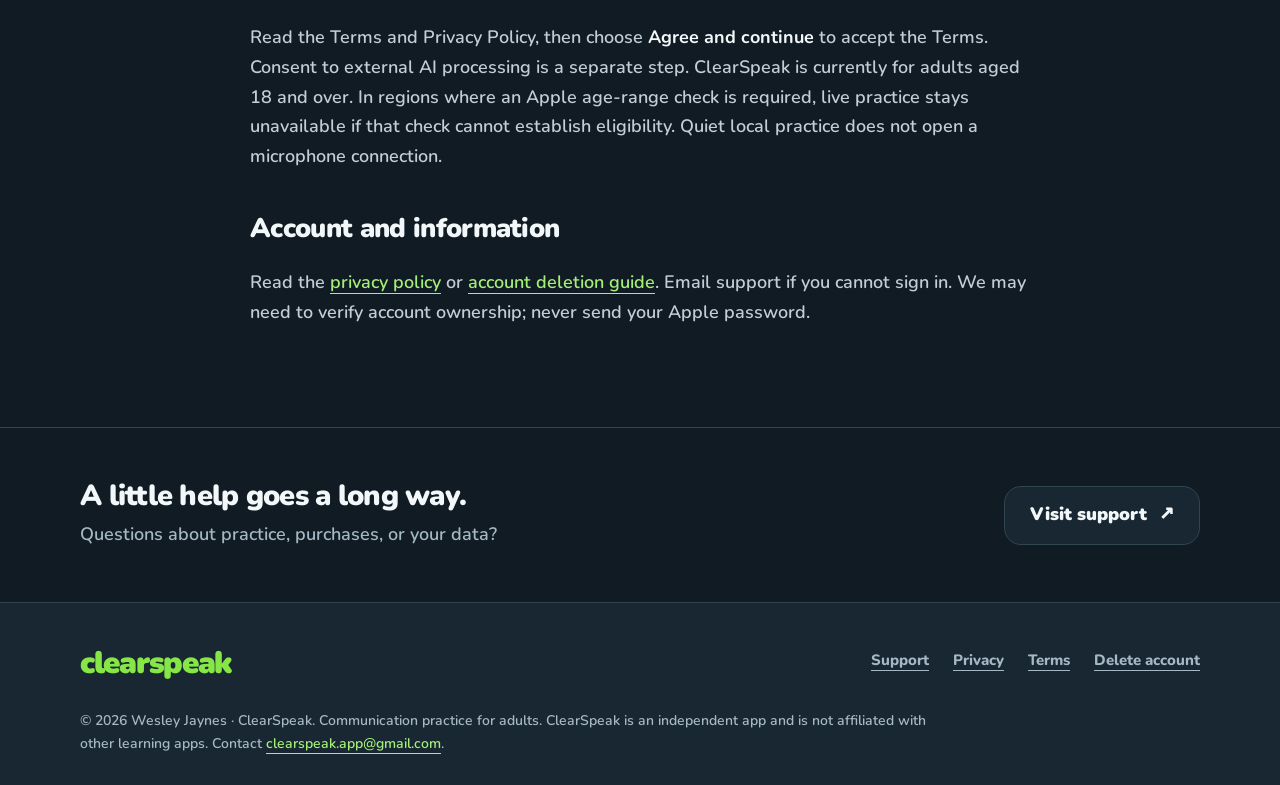
<file: support.html>
<!doctype html>
<html lang="en">
<head>
<meta charset="utf-8">
<meta name="viewport" content="width=device-width, initial-scale=1">
<meta name="theme-color" content="#101b23">
<title>ClearSpeak Support</title>
<meta name="description" content="Help with ClearSpeak audio, subscriptions, access, feedback and account data.">
<link rel="canonical" href="https://shinywesley.github.io/clearspeak/support.html">
<link rel="icon" href="./assets/favicon.svg" type="image/svg+xml">
<link rel="preload" href="./assets/nunito.ttf" as="font" type="font/ttf" crossorigin>
<link rel="stylesheet" href="./styles.css">
</head>
<body>
<a class="skip" href="#main">Skip to content</a>
<header class="top">
<nav class="wrap nav" aria-label="Main">
<a class="brand" href="./">
<span class="brand-mark" aria-hidden="true">··</span>clearspeak</a>
<div class="navlinks">
<a href="./#how-it-works">How it works</a>
<a href="./#membership">Membership</a>
<a href="./support.html" class="nav-cta">Get support</a>
</div>
</nav>
</header>
<main id="main" class="wrap legal">
<p class="eyebrow">ClearSpeak · Your information</p>
<h1>A little help, right here.</h1>
<p class="stamp">Last updated September 13, 2026 · Version 1.0 preparation</p>
<p>For questions or a problem you cannot resolve, email <a href="mailto:clearspeak.app@gmail.com">clearspeak.app@gmail.com</a>. Include your app version, iPhone model, what happened and roughly when. Please leave out passwords, payment details and private conversation content.</p>
<div class="notice">
<p>
<strong>ClearSpeak is in development.</strong> The guidance below describes the version 1.0 app. Live practice and purchases are available only in configured test builds until a public release is confirmed.</p>
</div>
<h2>Microphone and audio</h2>
<p>In iPhone Settings, find ClearSpeak and allow Microphone access. Check your speaker volume and Bluetooth output. If an audio route changes, end or reconnect through the app's recovery screen. Microphone permission and consent to AI processing are separate choices.</p>
<h2>Choose a voice and how you take turns</h2>
<p>Open your coaching preferences to choose among eight AI voices before a conversation. <strong>Natural conversation</strong> lets you speak and respond without pressing an answer button. Choose <strong>Tap when I’m finished</strong> if you prefer to keep an answer open until you tap. You can also adjust coaching style and ask for a slower voice.</p>
<h2>Practice your own situation</h2>
<p>Choose your own situation from the practice screen and describe what you want to rehearse. Guided, mixed and free practice preferences let you choose how much structure you want. You can update your goal and practice needs in your profile. These live conversations use the same introduction or membership allowance as guided lessons.</p>
<h2>A conversation disconnected</h2>
<p>Return to the app and use the recovery option for the existing session. The server reconciles that session before starting another. A failed start before usable conversation preserves the introduction; an interrupted session uses its remaining time. If closure cannot be confirmed, the app shows a pending recovery state rather than granting a new full allowance.</p>
<h2>Daily membership allowance</h2>
<p>Membership includes one main three-minute conversation and one optional extra three-minute conversation per local learning day. The extra becomes available after usable main practice is finalized. Unused daily slots do not roll over. Your account timezone controls the day boundary; a timezone change does not create extra sessions. The one-time free introduction is separate from member allowances.</p>
<h2>Purchase pending, or access missing</h2>
<p>Complete any Apple approval and check your Apple Account. In the app's membership screen, choose <strong>Restore purchases</strong> and wait for verification. Use the Apple Account that made the purchase. A pending or cancelled payment does not unlock paid practice. If access remains incorrect, contact support with a transaction reference and app account ID, not your full receipt or payment card information.</p>
<h2>Manage or cancel a subscription</h2>
<p>Open <a href="https://apps.apple.com/account/subscriptions">Apple's subscription settings</a>, choose ClearSpeak and follow Apple's cancellation options. Deleting the app or your ClearSpeak account does not cancel an Apple subscription. Apple manages billing and refund decisions; you can <a href="https://reportaproblem.apple.com/">request purchase help from Apple</a>.</p>
<h2>Feedback is still being prepared</h2>
<p>Your conversation may finish before its feedback is ready. Reopen the saved practice to check its status. If feedback cannot be finished, the app explains what is available and offers a practice takeaway. Missing feedback is not a judgment about how you spoke.</p>
<h2>A word was misheard</h2>
<p>Open <strong>Your words</strong> from the saved practice to review the retained transcript. If editing is available, correct the intended words and request another feedback check. A corrected transcript can help assess your message; it does not prove what was audible in the original conversation. Full transcripts are available only during the retention period.</p>
<h2>Your second try and your progress</h2>
<p>A retry is not automatically an improvement. Feedback should explain a supported change, a skill that stayed strong, or one next move to try. Practice XP, weekly goals and a self-reported real-world check-in have different meanings from an assessed speaking observation.</p>
<h2>Accessibility and quiet practice</h2>
<p>The app includes captions, reduced-motion support, adjustable coaching preferences and local practice cards. Natural conversation is hands-free. Optional tap-to-finish controls let you decide when an answer is complete. You can ask Pip for a hint or more thinking time during a conversation. For an accessibility problem, tell support which screen and assistive feature you use.</p>
<h2>Practice without a live conversation</h2>
<p>Local practice cards let you rehearse a useful cue on your own. They do not open a microphone connection, use another AI conversation, or produce an automated speaking assessment.</p>
<h2>Terms and age eligibility</h2>
<p>Read the Terms and Privacy Policy, then choose <strong>Agree and continue</strong> to accept the Terms. Consent to external AI processing is a separate step. ClearSpeak is currently for adults aged 18 and over. In regions where an Apple age-range check is required, live practice stays unavailable if that check cannot establish eligibility. Quiet local practice does not open a microphone connection.</p>
<h2>Account and information</h2>
<p>Read the <a href="./privacy.html">privacy policy</a> or <a href="./delete-account.html">account deletion guide</a>. Email support if you cannot sign in. We may need to verify account ownership; never send your Apple password.</p>
</main>
<section class="support-banner">
<div class="wrap support-inner">
<div>
<h2>A little help goes a long way.</h2>
<p>Questions about practice, purchases, or your data?</p>
</div>
<a class="btn secondary" href="./support.html">Visit support <span aria-hidden="true">↗</span>
</a>
</div>
</section>
<footer>
<div class="wrap">
<div class="footer-main">
<a class="brand" href="./">clearspeak</a>
<nav class="footer-links" aria-label="Footer">
<a href="./support.html">Support</a>
<a href="./privacy.html">Privacy</a>
<a href="./terms.html">Terms</a>
<a href="./delete-account.html">Delete account</a>
</nav>
</div>
<p class="fineprint">© 2026 Wesley Jaynes · ClearSpeak. Communication practice for adults. ClearSpeak is an independent app and is not affiliated with other learning apps. Contact <a href="mailto:clearspeak.app@gmail.com">clearspeak.app@gmail.com</a>.</p>
</div>
</footer>
</body>
</html>
</file>
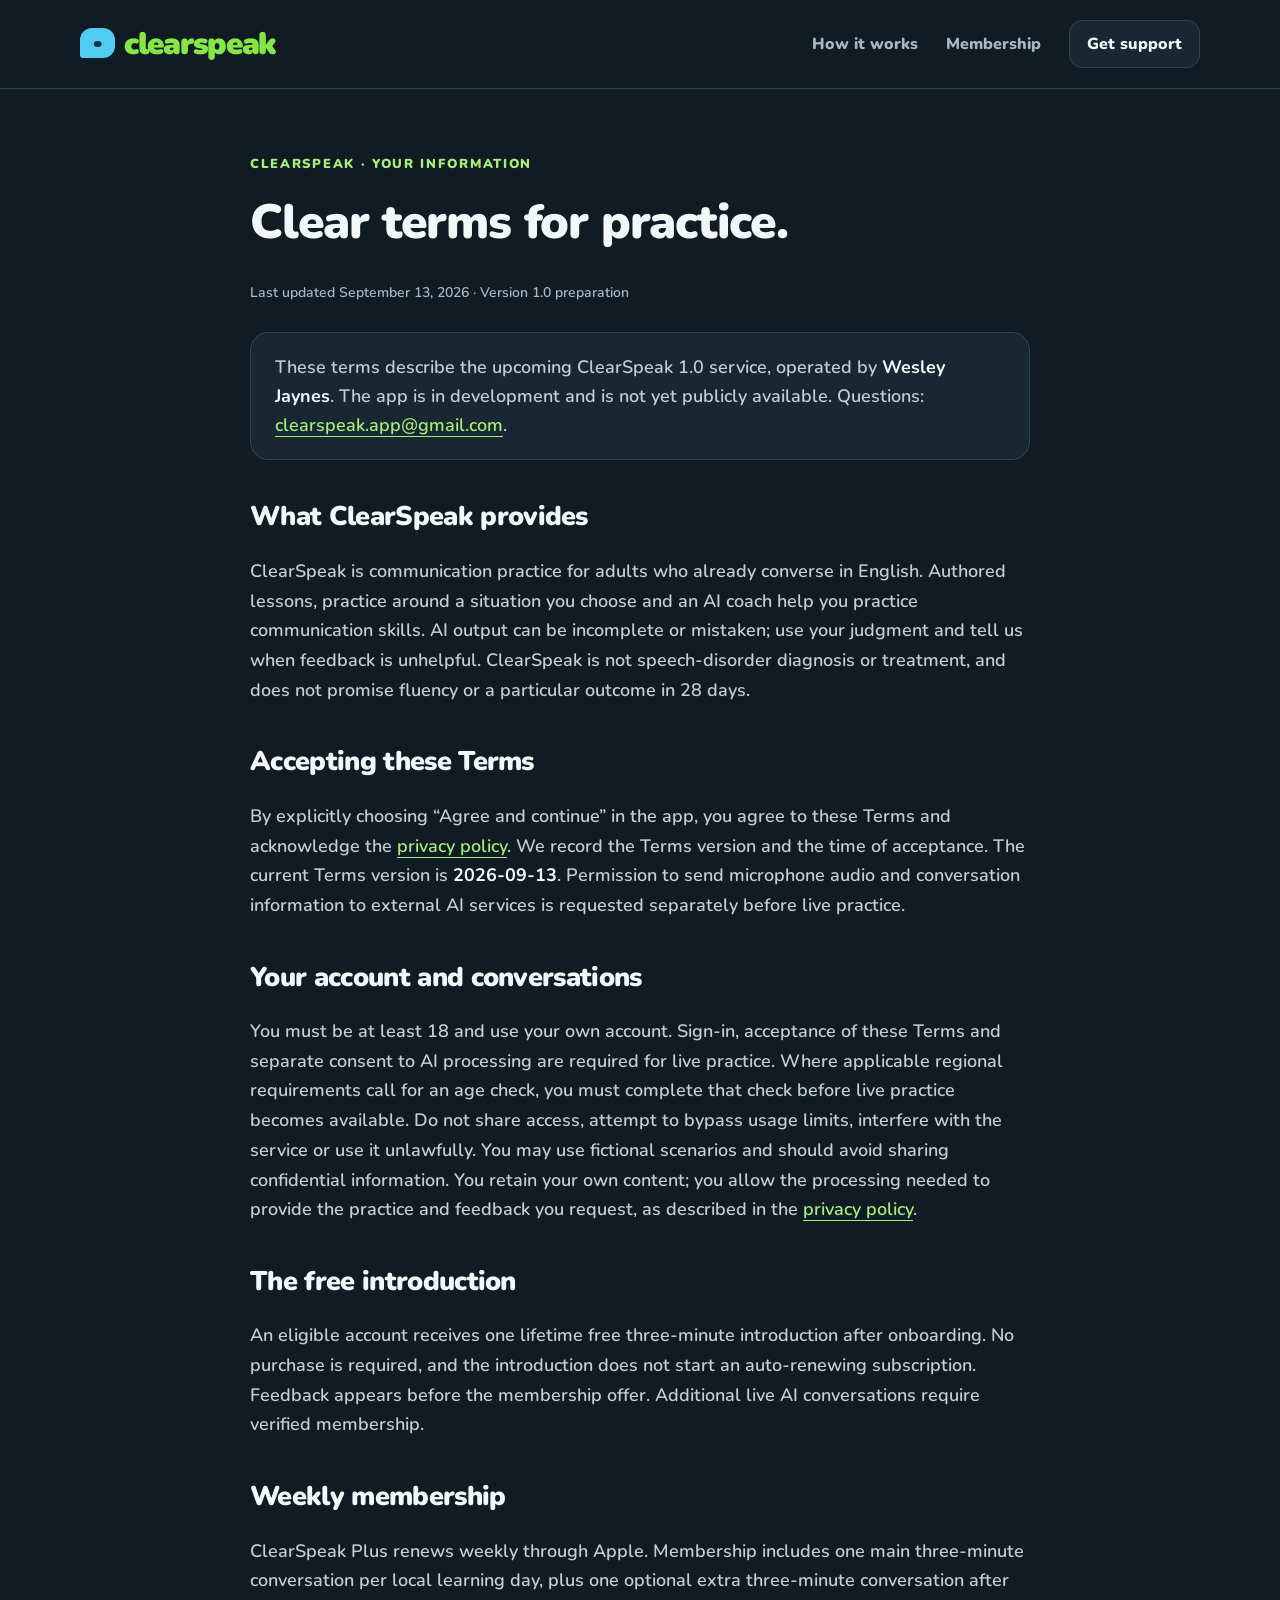
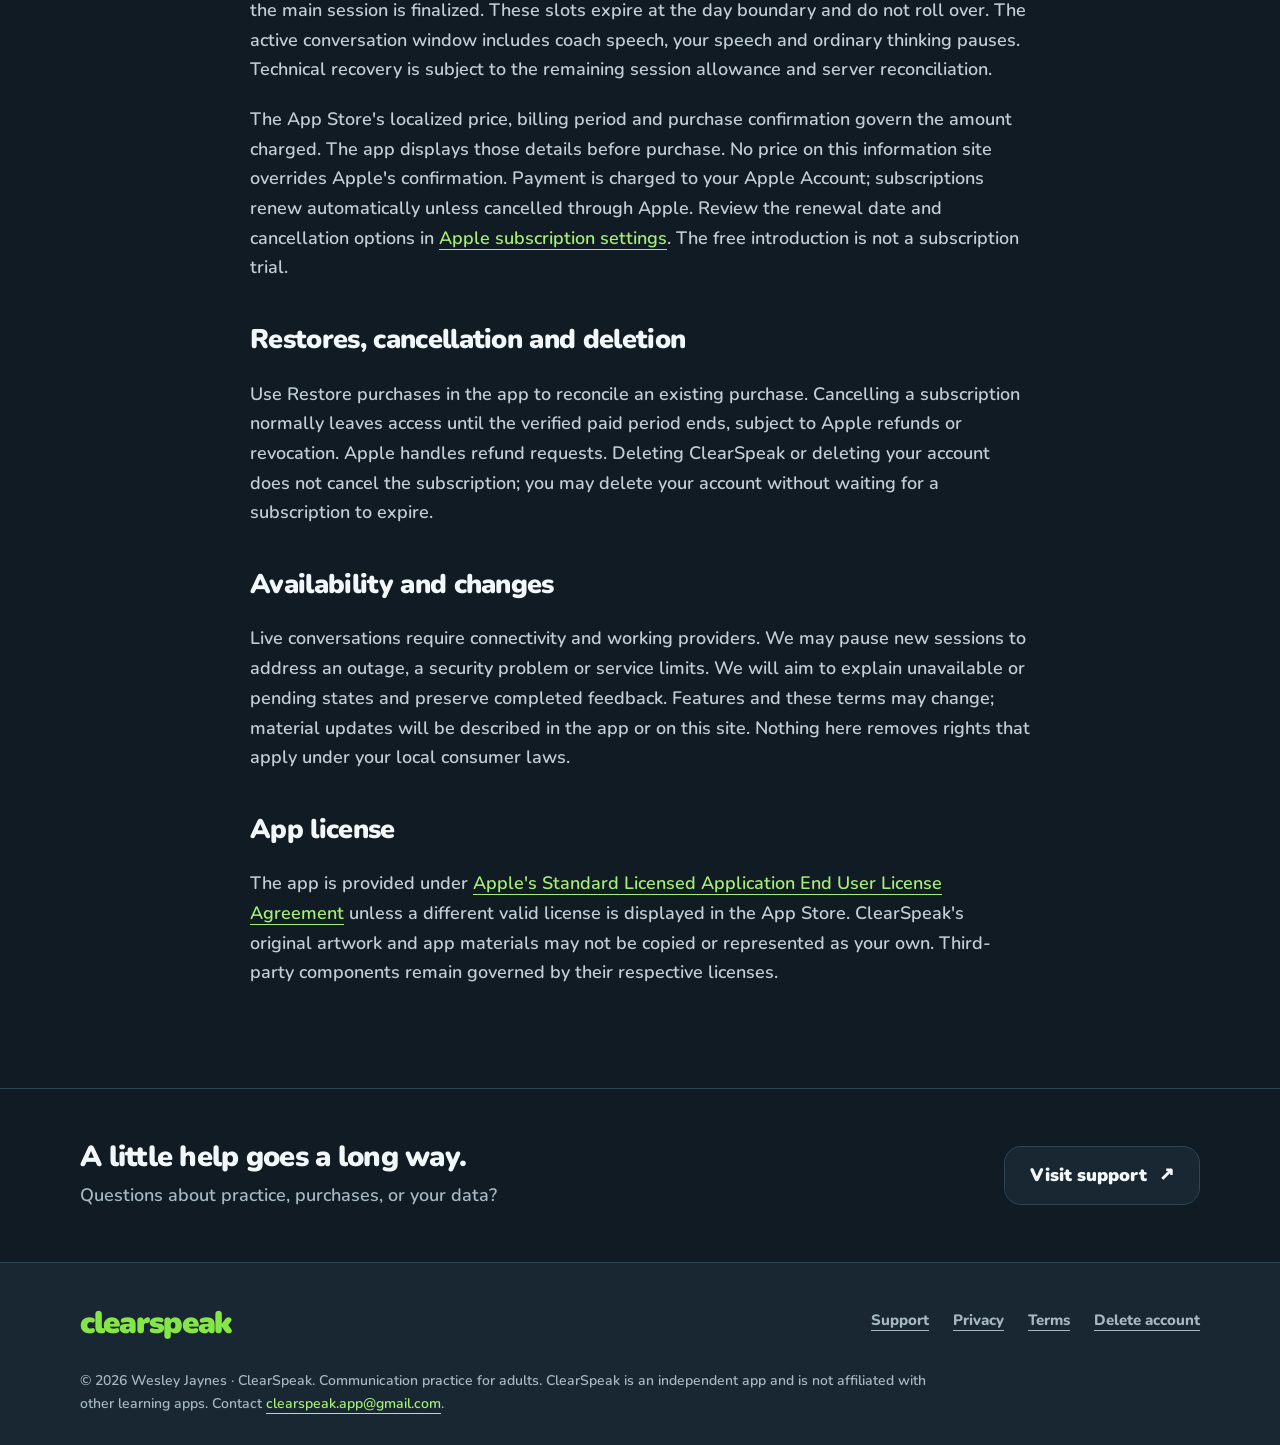
<file: terms.html>
<!doctype html>
<html lang="en">
<head>
<meta charset="utf-8">
<meta name="viewport" content="width=device-width, initial-scale=1">
<meta name="theme-color" content="#101b23">
<title>ClearSpeak Terms</title>
<meta name="description" content="ClearSpeak service scope, weekly membership, free introduction and app license.">
<link rel="canonical" href="https://shinywesley.github.io/clearspeak/terms.html">
<link rel="icon" href="./assets/favicon.svg" type="image/svg+xml">
<link rel="preload" href="./assets/nunito.ttf" as="font" type="font/ttf" crossorigin>
<link rel="stylesheet" href="./styles.css">
</head>
<body>
<a class="skip" href="#main">Skip to content</a>
<header class="top">
<nav class="wrap nav" aria-label="Main">
<a class="brand" href="./">
<span class="brand-mark" aria-hidden="true">··</span>clearspeak</a>
<div class="navlinks">
<a href="./#how-it-works">How it works</a>
<a href="./#membership">Membership</a>
<a href="./support.html" class="nav-cta">Get support</a>
</div>
</nav>
</header>
<main id="main" class="wrap legal">
<p class="eyebrow">ClearSpeak · Your information</p>
<h1>Clear terms for practice.</h1>
<p class="stamp">Last updated September 13, 2026 · Version 1.0 preparation</p>
<div class="notice">
<p>These terms describe the upcoming ClearSpeak 1.0 service, operated by <strong>Wesley Jaynes</strong>. The app is in development and is not yet publicly available. Questions: <a href="mailto:clearspeak.app@gmail.com">clearspeak.app@gmail.com</a>.</p>
</div>
<h2>What ClearSpeak provides</h2>
<p>ClearSpeak is communication practice for adults who already converse in English. Authored lessons, practice around a situation you choose and an AI coach help you practice communication skills. AI output can be incomplete or mistaken; use your judgment and tell us when feedback is unhelpful. ClearSpeak is not speech-disorder diagnosis or treatment, and does not promise fluency or a particular outcome in 28 days.</p>
<h2>Accepting these Terms</h2>
<p>By explicitly choosing “Agree and continue” in the app, you agree to these Terms and acknowledge the <a href="./privacy.html">privacy policy</a>. We record the Terms version and the time of acceptance. The current Terms version is <strong>2026-09-13</strong>. Permission to send microphone audio and conversation information to external AI services is requested separately before live practice.</p>
<h2>Your account and conversations</h2>
<p>You must be at least 18 and use your own account. Sign-in, acceptance of these Terms and separate consent to AI processing are required for live practice. Where applicable regional requirements call for an age check, you must complete that check before live practice becomes available. Do not share access, attempt to bypass usage limits, interfere with the service or use it unlawfully. You may use fictional scenarios and should avoid sharing confidential information. You retain your own content; you allow the processing needed to provide the practice and feedback you request, as described in the <a href="./privacy.html">privacy policy</a>.</p>
<h2>The free introduction</h2>
<p>An eligible account receives one lifetime free three-minute introduction after onboarding. No purchase is required, and the introduction does not start an auto-renewing subscription. Feedback appears before the membership offer. Additional live AI conversations require verified membership.</p>
<h2>Weekly membership</h2>
<p>ClearSpeak Plus renews weekly through Apple. Membership includes one main three-minute conversation per local learning day, plus one optional extra three-minute conversation after the main session is finalized. These slots expire at the day boundary and do not roll over. The active conversation window includes coach speech, your speech and ordinary thinking pauses. Technical recovery is subject to the remaining session allowance and server reconciliation.</p>
<p>The App Store's localized price, billing period and purchase confirmation govern the amount charged. The app displays those details before purchase. No price on this information site overrides Apple's confirmation. Payment is charged to your Apple Account; subscriptions renew automatically unless cancelled through Apple. Review the renewal date and cancellation options in <a href="https://apps.apple.com/account/subscriptions">Apple subscription settings</a>. The free introduction is not a subscription trial.</p>
<h2>Restores, cancellation and deletion</h2>
<p>Use Restore purchases in the app to reconcile an existing purchase. Cancelling a subscription normally leaves access until the verified paid period ends, subject to Apple refunds or revocation. Apple handles refund requests. Deleting ClearSpeak or deleting your account does not cancel the subscription; you may delete your account without waiting for a subscription to expire.</p>
<h2>Availability and changes</h2>
<p>Live conversations require connectivity and working providers. We may pause new sessions to address an outage, a security problem or service limits. We will aim to explain unavailable or pending states and preserve completed feedback. Features and these terms may change; material updates will be described in the app or on this site. Nothing here removes rights that apply under your local consumer laws.</p>
<h2>App license</h2>
<p>The app is provided under <a href="https://www.apple.com/legal/internet-services/itunes/dev/stdeula/">Apple's Standard Licensed Application End User License Agreement</a> unless a different valid license is displayed in the App Store. ClearSpeak's original artwork and app materials may not be copied or represented as your own. Third-party components remain governed by their respective licenses.</p>
</main>
<section class="support-banner">
<div class="wrap support-inner">
<div>
<h2>A little help goes a long way.</h2>
<p>Questions about practice, purchases, or your data?</p>
</div>
<a class="btn secondary" href="./support.html">Visit support <span aria-hidden="true">↗</span>
</a>
</div>
</section>
<footer>
<div class="wrap">
<div class="footer-main">
<a class="brand" href="./">clearspeak</a>
<nav class="footer-links" aria-label="Footer">
<a href="./support.html">Support</a>
<a href="./privacy.html">Privacy</a>
<a href="./terms.html">Terms</a>
<a href="./delete-account.html">Delete account</a>
</nav>
</div>
<p class="fineprint">© 2026 Wesley Jaynes · ClearSpeak. Communication practice for adults. ClearSpeak is an independent app and is not affiliated with other learning apps. Contact <a href="mailto:clearspeak.app@gmail.com">clearspeak.app@gmail.com</a>.</p>
</div>
</footer>
</body>
</html>
</file>
<file: styles.css>
@font-face {
  font-family: Nunito;
  src: url('./assets/nunito.ttf') format('truetype');
  font-weight: 200 1000;
  font-display: swap;
}
:root {
  color-scheme: dark;
  --paper: #101b23;
  --surface: #182731;
  --raised: #21333e;
  --ink: #f2f7f9;
  --muted: #a6b8c4;
  --green: #86e646;
  --edge: #559c28;
  --soft: #213c2d;
  --blue: #51cbf2;
  --blue-soft: #1b3442;
  --line: #304550;
  --purple: #bea2ff;
  --gold: #f6cf70;
}
* { box-sizing: border-box; }
html { scroll-behavior: smooth; }
body { margin: 0; background: var(--paper); color: var(--ink); font: 600 18px/1.65 Nunito, ui-rounded, system-ui, sans-serif; }
a { color: #a5ef79; text-underline-offset: 5px; }
a:hover { color: var(--ink); }
button, a { -webkit-tap-highlight-color: transparent; }
a:focus-visible, summary:focus-visible { outline: 3px solid var(--blue); outline-offset: 6px; border-radius: 5px; }
img { max-width: 100%; height: auto; display: block; }
h1, h2, h3, p { margin-top: 0; }
h1, h2, h3 { font-weight: 900; line-height: 1.09; letter-spacing: -.025em; }
h1 { font-size: clamp(42px, 5.5vw, 76px); }
h2 { font-size: clamp(32px, 3.7vw, 46px); }
h3 { font-size: 24px; }
p { margin-bottom: 1.1em; }
.muted { color: var(--muted); }
.wrap { width: min(1120px, calc(100% - 48px)); margin: auto; }
.skip { position: fixed; top: -100px; left: 16px; background: var(--surface); padding: 12px; z-index: 20; }
.skip:focus { top: 8px; }
.top { border-bottom: 1px solid var(--line); }
.nav { min-height: 88px; display: flex; align-items: center; justify-content: space-between; gap: 24px; }
.brand { color: var(--green); font-size: 31px; font-weight: 1000; letter-spacing: -1.3px; text-decoration: none; line-height: 1; }
.brand-mark { font-size: 26px; display: inline-flex; align-items: center; justify-content: center; background: var(--blue); color: #103445; width: 35px; height: 30px; border-radius: 12px 12px 12px 3px; margin-right: 9px; letter-spacing: -5px; padding-right: 5px; vertical-align: 3px; }
.navlinks { display: flex; gap: 28px; align-items: center; }
.navlinks a { font-size: 16px; font-weight: 850; color: var(--muted); text-decoration: none; }
.navlinks a:hover { color: var(--green); }
.navlinks .nav-cta { border: 1px solid var(--line); border-radius: 13px; padding: 10px 17px; color: var(--ink); background: var(--surface); }
.eyebrow { text-transform: uppercase; font-size: 13px; letter-spacing: .13em; font-weight: 900; color: #a5ef79; margin-bottom: 21px; }
.hero { display: grid; grid-template-columns: 1.15fr 1fr; align-items: center; min-height: 710px; gap: 36px; padding: 65px 0 70px; }
.hero h1 { max-width: 640px; margin-bottom: 23px; }
.hero h1 em { font-style: normal; color: var(--green); }
.lede { font-size: 21px; line-height: 1.55; color: var(--muted); max-width: 540px; }
.btn { display: inline-flex; min-height: 59px; align-items: center; justify-content: center; padding: 12px 25px; border-radius: 17px; border: 1px solid var(--green); border-bottom: 4px solid var(--edge); background: var(--green); color: #132713; font-weight: 950; text-decoration: none; transition: transform .1s; gap: 12px; }
.btn:hover { color: #132713; background: #a5ef79; }
.btn:active { transform: translateY(2px); }
.btn.secondary { background: var(--surface); border: 1px solid var(--line); color: var(--ink); }
.btn.secondary:hover { background: var(--raised); }
.actions { display: flex; gap: 14px; flex-wrap: wrap; margin-top: 29px; }
.availability { display: flex; align-items: center; gap: 9px; font-size: 14px; color: var(--muted); margin-top: 19px; }
.dot { width: 8px; height: 8px; border-radius: 100%; background: var(--blue); display: inline-block; flex: none; }
.hero-art { position: relative; isolation: isolate; min-height: 460px; display: grid; place-items: center; }
.hero-art:before { content: ''; position: absolute; width: 390px; height: 390px; max-width: 90%; border-radius: 50%; background: var(--blue-soft); z-index: -1; }
.hero-art img { width: 400px; max-width: 100%; transform: rotate(-5deg); }
.speech { position: absolute; right: 0; top: 14px; background: var(--surface); border: 1px solid var(--line); border-radius: 20px; padding: 14px 20px; transform: rotate(5deg); font-size: 19px; font-weight: 900; color: #a5ef79; }
.art-tag { position: absolute; bottom: 5px; left: 15px; display: flex; align-items: center; gap: 12px; max-width: 310px; background: var(--surface); border: 1px solid var(--line); padding: 13px 18px; border-radius: 18px; font-size: 16px; line-height: 1.4; color: var(--muted); }
.art-tag strong { color: var(--ink); }
.tag-symbol { display: grid; place-items: center; border-radius: 13px; background: #3a3425; color: var(--gold); font-size: 27px; width: 44px; height: 48px; flex: none; }
.contexts { border-top: 1px solid var(--line); border-bottom: 1px solid var(--line); padding: 24px 0; }
.context-row { display: flex; justify-content: space-between; gap: 20px; flex-wrap: wrap; }
.context-row span { color: var(--muted); font-size: 16px; display: flex; gap: 10px; align-items: center; }
.context-row b { color: var(--blue); font-size: 20px; }
.section { padding: 94px 0; }
.center { text-align: center; }
.section-intro { max-width: 680px; margin: 0 auto 48px; }
.section-intro p { color: var(--muted); font-size: 20px; }
.section-intro .eyebrow { color: #a5ef79; font-size: 13px; }
.steps { display: grid; grid-template-columns: repeat(4, 1fr); gap: 27px; }
.step-number { display: grid; place-items: center; width: 48px; height: 48px; background: var(--soft); color: var(--green); border-radius: 15px; font-size: 23px; font-weight: 1000; margin-bottom: 22px; }
.step h3 { font-size: 24px; margin-bottom: 12px; }
.step p { font-size: 17px; color: var(--muted); line-height: 1.6; }
.learning { background: var(--surface); border-top: 1px solid var(--line); border-bottom: 1px solid var(--line); }
.split { display: grid; grid-template-columns: 1fr 1fr; align-items: center; gap: 85px; }
.path-diagram { display: flex; flex-direction: column; align-items: center; position: relative; padding: 20px 0; }
.path-diagram:before { content: ''; position: absolute; top: 40px; bottom: 40px; left: 50%; border-left: 5px dashed var(--line); z-index: 0; }
.mini-node { position: relative; z-index: 1; display: flex; align-items: center; gap: 18px; background: var(--paper); border: 1px solid var(--line); border-radius: 22px; padding: 19px 24px; margin: 12px; max-width: 360px; width: 90%; transform: translateX(-22px); }
.mini-node:nth-child(even) { transform: translateX(24px); }
.mini-node strong { display: block; font-size: 20px; line-height: 1.2; }
.mini-node small { display: block; font-size: 14px; color: var(--muted); margin-top: 5px; }
.node-icon { display: grid; place-items: center; border-radius: 17px; background: var(--soft); color: var(--green); width: 51px; height: 51px; font-size: 27px; flex: none; }
.mini-node:nth-child(2) .node-icon { background: var(--blue-soft); color: var(--blue); }
.mini-node:nth-child(3) .node-icon { background: #302c46; color: var(--purple); }
.good-list { list-style: none; padding: 0; margin: 28px 0 0; }
.good-list li { position: relative; padding-left: 31px; margin-bottom: 13px; font-size: 18px; }
.good-list li:before { content: '✓'; position: absolute; left: 0; color: var(--green); font-weight: 1000; }
.feature-grid { display: grid; grid-template-columns: repeat(3, 1fr); gap: 36px; }
.feature { padding: 24px 0 0; border-top: 1px solid var(--line); }
.feature-icon { display: grid; place-items: center; width: 45px; height: 45px; color: var(--blue); background: var(--blue-soft); border-radius: 14px; font-size: 27px; margin-bottom: 22px; }
.feature:nth-child(2) .feature-icon { color: var(--purple); background: #302c46; }
.feature:nth-child(3) .feature-icon { color: var(--green); background: var(--soft); }
.feature h3 { font-size: 26px; }
.feature p { font-size: 17px; color: var(--muted); }
.feature .voice-names { font-size: 15px; color: var(--purple); }
.feature .feature-note { font-size: 14px; }
.screens-grid { display: flex; justify-content: center; align-items: flex-start; gap: 36px; }
.screen { width: 265px; flex: 0 1 265px; margin: 0; }
.screen img { border: 1px solid var(--line); border-radius: 28px; }
.screen figcaption { text-align: center; font-size: 15px; color: var(--muted); padding: 19px 7px; }
.offer { background: var(--soft); border: 1px solid #395345; border-radius: 30px; padding: 48px; display: grid; grid-template-columns: 1.25fr 1fr; gap: 60px; align-items: center; }
.offer h2 { font-size: 38px; }
.offer p { color: #c2d3c8; }
.offer .eyebrow { color: #a5ef79; }
.offer-list { background: var(--surface); border: 1px solid var(--line); border-radius: 22px; padding: 25px; }
.offer-line { display: flex; gap: 14px; align-items: start; padding: 15px 0; line-height: 1.4; }
.offer-line + .offer-line { border-top: 1px solid var(--line); }
.offer-line b { font-size: 22px; color: var(--green); }
.offer-line strong { display: block; }
.offer-line span { font-size: 15px; color: var(--muted); }
.faq { max-width: 760px; margin: auto; }
.faq details { border-bottom: 1px solid var(--line); padding: 22px 0; }
.faq summary { cursor: pointer; font-size: 20px; font-weight: 900; padding-right: 20px; line-height: 1.4; }
.faq details p { margin: 17px 0 0; color: var(--muted); font-size: 17px; }
.support-banner { border-top: 1px solid var(--line); padding: 52px 0; }
.support-inner { display: flex; align-items: center; justify-content: space-between; gap: 24px; }
.support-inner h2 { font-size: 29px; margin-bottom: 8px; }
.support-inner p { margin: 0; color: var(--muted); }
footer { background: var(--surface); border-top: 1px solid var(--line); padding: 45px 0 30px; }
.footer-main { display: flex; justify-content: space-between; gap: 25px; align-items: start; }
.footer-links { display: flex; gap: 24px; flex-wrap: wrap; max-width: 550px; justify-content: flex-end; }
.footer-links a { color: var(--muted); font-size: 15px; font-weight: 800; }
.fineprint { font-size: 14px; color: var(--muted); margin: 30px 0 0; max-width: 870px; }
.legal { max-width: 780px; padding: 65px 0 80px; }
.legal h1 { font-size: 48px; }
.legal h2 { font-size: 27px; margin-top: 39px; line-height: 1.3; }
.legal h3 { font-size: 21px; margin-top: 26px; }
.legal p, .legal li { font-size: 18px; color: #c2ced6; }
.legal strong { color: var(--ink); }
.legal .eyebrow { color: #a5ef79; font-size: 13px; }
.legal .stamp { font-size: 14px; color: var(--muted); margin-bottom: 28px; }
.notice { padding: 20px 24px; border: 1px solid var(--line); border-radius: 18px; background: var(--surface); margin: 24px 0 30px; line-height: 1.6; }
.notice p:last-child { margin-bottom: 0; }
.legal table { width: 100%; border-collapse: collapse; font-size: 16px; color: #c2ced6; }
.legal td, .legal th { text-align: left; vertical-align: top; padding: 16px 12px; border-bottom: 1px solid var(--line); }
.legal th { font-weight: 950; color: var(--ink); }
.legal td:first-child { width: 28%; font-weight: 850; color: var(--ink); }
.jump { display: flex; gap: 15px; flex-wrap: wrap; font-size: 15px; margin-bottom: 35px; }
.screenshot-section[hidden] { display: none; }
@media (max-width: 850px) {
  .navlinks { gap: 17px; }
  .navlinks a { font-size: 14px; }
  .hero { gap: 12px; min-height: 620px; }
  .hero-art { min-height: 400px; }
  .speech { right: -10px; font-size: 16px; }
  .art-tag { font-size: 14px; bottom: 0; left: 0; }
  .hero h1 { font-size: 54px; }
  .lede { font-size: 19px; }
  .steps { grid-template-columns: 1fr 1fr; gap: 25px 44px; }
  .split { gap: 36px; }
  .offer { gap: 30px; padding: 30px; }
  .offer h2 { font-size: 34px; }
  .feature-grid { gap: 24px; }
}
@media (max-width: 600px) {
  body { font-size: 17px; }
  .wrap { width: calc(100% - 40px); }
  .nav { min-height: 80px; }
  .brand { font-size: 27px; }
  .brand-mark { display: none; }
  .navlinks a:not(.nav-cta) { display: none; }
  .navlinks .nav-cta { padding: 8px 13px; }
  .hero { display: flex; flex-direction: column; padding: 45px 0 42px; gap: 12px; text-align: center; }
  .hero h1 { font-size: clamp(40px, 12vw, 48px); line-height: 1.07; }
  .eyebrow, .section-intro .eyebrow { font-size: 12px; letter-spacing: .08em; margin-bottom: 20px; }
  .lede { font-size: 18px; line-height: 1.65; }
  .actions { justify-content: center; margin-top: 23px; gap: 11px; }
  .btn { min-height: 56px; font-size: 16px; padding: 11px 19px; }
  .availability { justify-content: center; font-size: 13px; flex-wrap: wrap; }
  .hero-art { min-height: 340px; width: 100%; max-width: 350px; margin-top: 20px; }
  .hero-art img { width: 320px; }
  .hero-art:before { width: 285px; height: 285px; }
  .speech { top: 0; right: -1px; font-size: 16px; padding: 10px 15px; }
  .art-tag { bottom: -3px; left: 9px; font-size: 14px; max-width: 285px; padding: 10px 15px; }
  .tag-symbol { width: 37px; height: 39px; font-size: 23px; }
  .context-row { display: grid; grid-template-columns: 1fr 1fr; gap: 15px 16px; }
  .context-row span { font-size: 14px; }
  .section { padding: 62px 0; }
  .section-intro { margin-bottom: 34px; }
  .section-intro p { font-size: 18px; }
  h2 { font-size: 33px; }
  .steps { gap: 23px; }
  .step h3 { font-size: 22px; }
  .step p { font-size: 16px; }
  .step-number { width: 44px; height: 44px; font-size: 20px; margin-bottom: 17px; }
  .split { display: flex; flex-direction: column; gap: 20px; }
  .split > div { width: 100%; }
  .path-diagram { max-width: 360px; align-self: center; }
  .mini-node { transform: translateX(-10px); padding: 19px; }
  .mini-node:nth-child(even) { transform: translateX(10px); }
  .good-list li { font-size: 17px; }
  .feature-grid { grid-template-columns: 1fr; gap: 16px; }
  .feature h3 { margin-bottom: 15px; }
  .feature-icon { margin-bottom: 18px; }
  .offer { display: block; padding: 27px 22px; border-radius: 24px; }
  .offer h2 { font-size: 31px; }
  .offer-list { margin-top: 28px; padding: 13px 19px; }
  .offer p { font-size: 17px; }
  .screens-grid { flex-direction: column; align-items: center; gap: 28px; }
  .screen { min-width: 0; width: min(265px, 100%); flex-basis: auto; }
  .screen img { border-radius: 18px; }
  .screen figcaption { font-size: 14px; padding: 14px 0; }
  .support-inner { display: block; text-align: center; }
  .support-inner .btn { margin-top: 20px; }
  .footer-main { display: block; }
  .footer-links { margin-top: 29px; justify-content: flex-start; gap: 16px 23px; }
  .legal { padding: 45px 0 60px; }
  .legal h1 { font-size: 39px; }
  .legal h2 { font-size: 25px; }
  .legal p, .legal li { font-size: 17px; }
  .legal table { font-size: 15px; }
  .legal td, .legal th { padding: 12px 6px; overflow-wrap: anywhere; }
  .notice { padding: 18px; }
  .jump { gap: 12px; }
  .faq summary { font-size: 18px; }
  .faq details p { font-size: 16px; }
}
@media (prefers-reduced-motion: reduce) {
  html { scroll-behavior: auto; }
  *, *:before, *:after { transition: none !important; animation: none !important; }
}
</file>
